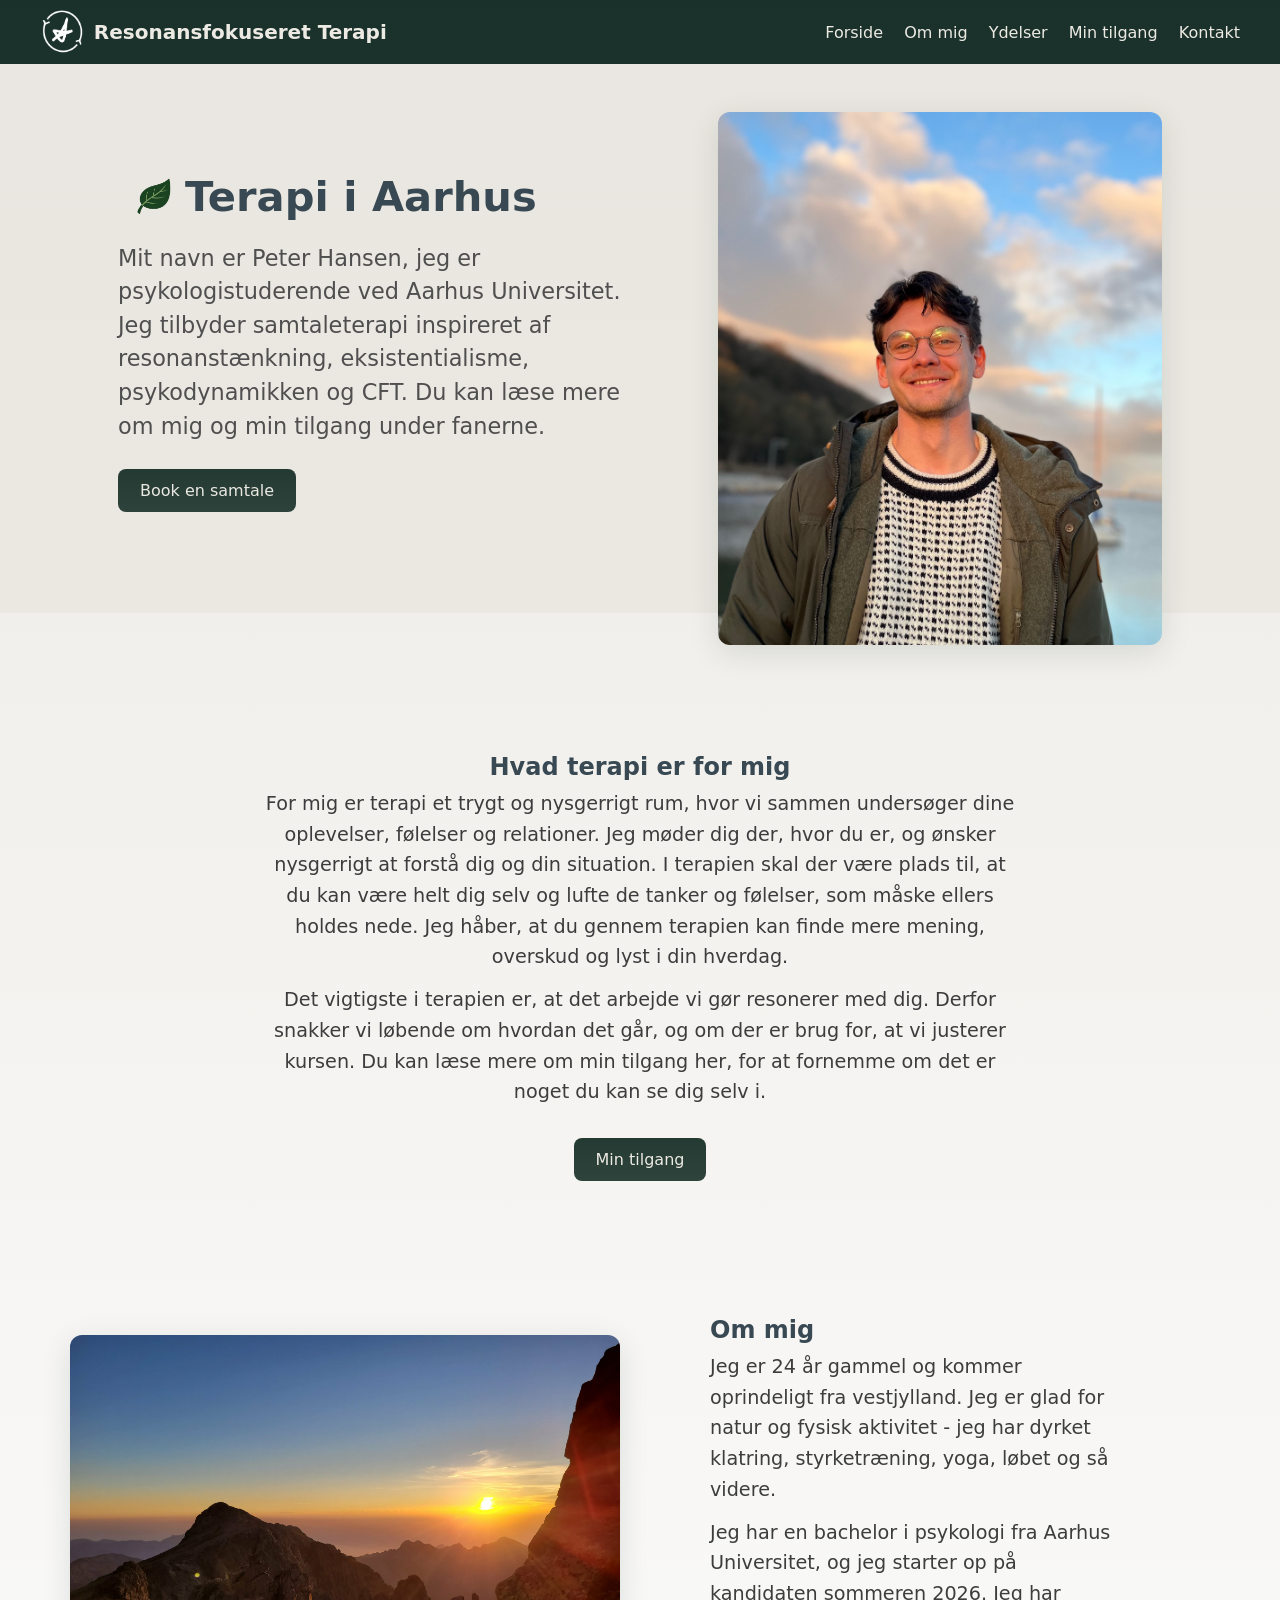
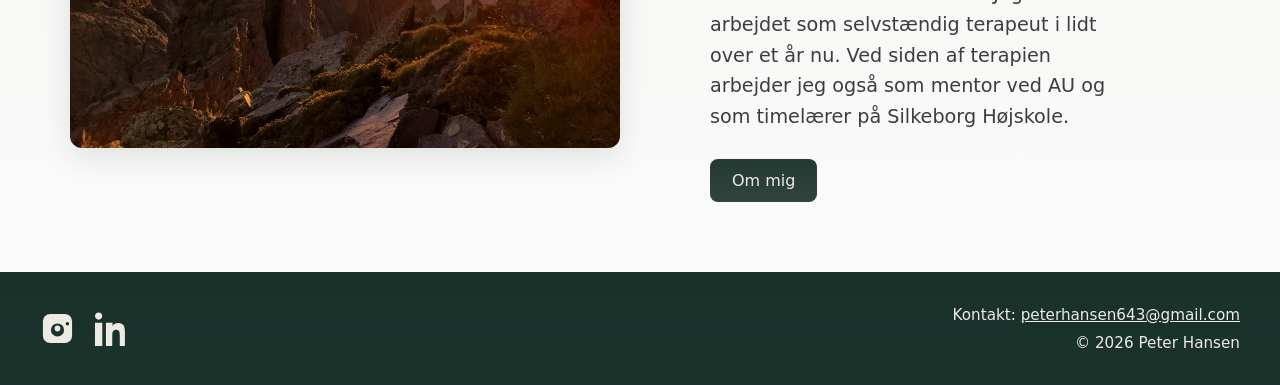
<file: Index.html>
<!DOCTYPE html>
<html lang="da">
<head>
  <meta charset="UTF-8">
  <meta name="viewport" content="width=device-width,initial-scale=1">
  <title>RFT - Aarhus</title>
  <meta name="description" content="Samtaleterapi og undervisning med fokus på nærvær, praktiske værktøjer og balance i hverdagen.">
  <meta name="keywords" content="terapi, samtaleterapi, parterapi, stress, angst, trivsel, undervisning">
  <meta name="author" content="Dit Navn">
  <link rel="canonical" href="Index.html">
  <meta property="og:title" content="Dit Navn | Terapi">
  <meta property="og:description" content="Samtaleterapi og undervisning med fokus på nærvær og konkrete værktøjer.">
  <meta property="og:type" content="website">
  <meta property="og:locale" content="da_DK">
  <meta name="twitter:card" content="summary">
  <link rel="icon" type="image/png" href="/my-favicon/favicon-96x96.png" sizes="96x96" />
  <link rel="icon" type="image/svg+xml" href="/my-favicon/favicon.svg" />
  <link rel="shortcut icon" href="/my-favicon/favicon.ico" />
  <link rel="apple-touch-icon" sizes="180x180" href="/my-favicon/apple-touch-icon.png" />
  <link rel="manifest" href="/my-favicon/site.webmanifest" />
  <link rel="stylesheet" href="style.css">
</head>
<body class="home">

  <header class="site-header">
    <div class="container header-inner">
      <a href="Index.html" class="brand" aria-label="Forside">
        <img src="images/logo.png" alt="Logo" class="site-logo">
        <h1 class="site-title">Resonansfokuseret Terapi</h1>
      </a>
      <nav class="main-nav">
        <a href="Index.html">Forside</a>
        <a href="about.html">Om mig</a>
        <a href="services.html">Ydelser</a>
        <a href="approach.html">Min tilgang</a>
        <a href="contact.html">Kontakt</a>
      </nav>
      <button class="mobile-menu-toggle" aria-label="Åben menu" aria-expanded="false">
        <span class="hamburger"></span>
      </button>
      <nav class="mobile-nav" aria-hidden="true">
        <a href="Index.html">Forside</a>
        <a href="about.html">Om mig</a>
        <a href="services.html">Ydelser</a>
        <a href="approach.html">Min tilgang</a>
        <a href="contact.html">Kontakt</a>
      </nav>
    </div>
  </header>

  <main>
    <section class="hero">
      <div class="container hero-grid">
        <div class="hero-left">
          <h2 class="with-icon">Terapi i Aarhus</h2>
          <p>Mit navn er Peter Hansen, jeg er psykologistuderende ved Aarhus Universitet. Jeg tilbyder samtaleterapi inspireret af resonanstænkning, eksistentialisme, psykodynamikken og CFT. Du kan læse mere om mig og min tilgang under fanerne.</p>
          <a href="contact.html" class="button">Book en samtale</a>
        </div>
        <div class="hero-right">
          <img src="images/profil.webp" alt="Profilbillede" loading="lazy">
        </div>
      </div>
    </section>

    <section class="therapy container">
      <h3>Hvad terapi er for mig</h3>
      <p class="desktop-only">For mig er terapi et trygt og nysgerrigt rum, hvor vi sammen undersøger dine oplevelser, følelser og relationer. Jeg møder dig der, hvor du er, og ønsker nysgerrigt at forstå dig og din situation. I terapien skal der være plads til, at du kan være helt dig selv og lufte de tanker og følelser, som måske ellers holdes nede. Jeg håber, at du gennem terapien kan finde mere mening, overskud og lyst i din hverdag.</p>
      <p class="desktop-only">Det vigtigste i terapien er, at det arbejde vi gør resonerer med dig. Derfor snakker vi løbende om hvordan det går, og om der er brug for, at vi justerer kursen. Du kan læse mere om min tilgang her, for at fornemme om det er noget du kan se dig selv i.</p>
      <p class="mobile-only">For mig er terapi et trygt og nysgerrigt rum, hvor vi sammen undersøger dine oplevelser, følelser og relationer. Jeg møder dig der, hvor du er, og ønsker nysgerrigt at forstå dig og din situation. Jeg håber, at du gennem terapien kan finde mere mening, overskud og lyst i din hverdag.</p>
      <a href="approach.html" class="button">Min tilgang</a>
    </section>

    <section class="about container about-section">
      <div class="about-grid">
        <div class="about-left">
          <img src="images/sunset.webp" alt="Om mig" loading="lazy">
        </div>
        <div class="about-right">
          <h3>Om mig</h3>
          <p>Jeg er 24 år gammel og kommer oprindeligt fra vestjylland. Jeg er glad for natur og fysisk aktivitet - jeg har dyrket klatring, styrketræning, yoga, løbet og så videre.</p>
          <p>Jeg har en bachelor i psykologi fra Aarhus Universitet, og jeg starter op på kandidaten sommeren 2026. Jeg har arbejdet som selvstændig terapeut i lidt over et år nu. Ved siden af terapien arbejder jeg også som mentor ved AU og som timelærer på Silkeborg Højskole.</p>
          <a href="about.html" class="button">Om mig</a>
        </div>
      </div>
    </section>
  </main>

  <footer class="site-footer">
    <div class="container">
      <div class="footer-left">
        <div class="footer-social">
          <a href="https://www.instagram.com/resonansfokuseret_terapi/" target="_blank" rel="noopener noreferrer" aria-label="Instagram">
            <svg viewBox="0 0 24 24" aria-hidden="true" focusable="false" xmlns="http://www.w3.org/2000/svg"><path d="M7 2h10a5 5 0 0 1 5 5v10a5 5 0 0 1-5 5H7a5 5 0 0 1-5-5V7a5 5 0 0 1 5-5zm5 6.5A4.5 4.5 0 1 0 16.5 13 4.5 4.5 0 0 0 12 8.5zm6.8-.9a1.2 1.2 0 1 0 1.2 1.2 1.2 1.2 0 0 0-1.2-1.2zM12 10a2 2 0 1 1-2 2 2 2 0 0 1 2-2z"/></svg>
          </a>
          <a href="https://www.linkedin.com/in/peter-hansen-698b96294" target="_blank" rel="noopener noreferrer" aria-label="LinkedIn">
            <svg viewBox="0 0 24 24" aria-hidden="true" focusable="false" xmlns="http://www.w3.org/2000/svg"><path d="M4.98 3.5C4.98 4.88 3.88 6 2.5 6S0 4.88 0 3.5 1.12 1 2.5 1 4.98 2.12 4.98 3.5zM0 8h5v16H0V8zm7.5 0H12v2.2h.07c.52-.98 1.8-2.01 3.7-2.01 4 0 4.74 2.63 4.74 6.05V24H17v-7.2c0-1.72-.03-3.94-2.4-3.94-2.4 0-2.76 1.87-2.76 3.8V24H7.5V8z"/></svg>
          </a>
        </div>
      </div>
      <div class="footer-right">
        <p><span class="desktop-only">Kontakt: </span><a href="mailto:peterhansen643@gmail.com">peterhansen643@gmail.com</a></p>
        <p>© 2026 Peter Hansen</p>
      </div>
    </div>
  </footer>

  <script>
    (function(){
      var header = document.querySelector('.site-header');
      if(!header) return;
      var btn = header.querySelector('.mobile-menu-toggle');
      var nav = header.querySelector('.mobile-nav');
      if(!btn || !nav) return;
      function closeNav(){
        nav.classList.remove('open');
        nav.setAttribute('aria-hidden','true');
        btn.setAttribute('aria-expanded','false');
      }

      function outsideHandler(e){
        if(!header.contains(e.target)){
          closeNav();
          document.removeEventListener('click', outsideHandler);
          document.removeEventListener('keydown', escHandler);
          window.removeEventListener('scroll', scrollHandler);
          document.removeEventListener('touchmove', scrollHandler);
        }
      }

      function escHandler(e){
        if(e.key === 'Escape'){
          closeNav();
          document.removeEventListener('click', outsideHandler);
          document.removeEventListener('keydown', escHandler);
          window.removeEventListener('scroll', scrollHandler);
          document.removeEventListener('touchmove', scrollHandler);
        }
      }

      function scrollHandler(){
        closeNav();
        document.removeEventListener('click', outsideHandler);
        document.removeEventListener('keydown', escHandler);
        window.removeEventListener('scroll', scrollHandler);
        document.removeEventListener('touchmove', scrollHandler);
      }

      btn.addEventListener('click', function(e){
        e.stopPropagation();
        var opened = nav.classList.toggle('open');
        nav.setAttribute('aria-hidden', opened ? 'false' : 'true');
        btn.setAttribute('aria-expanded', opened ? 'true' : 'false');
        if(opened){
          setTimeout(function(){
            document.addEventListener('click', outsideHandler);
            document.addEventListener('keydown', escHandler);
            window.addEventListener('scroll', scrollHandler, {passive:true});
            document.addEventListener('touchmove', scrollHandler, {passive:true});
          },0);
        } else {
          document.removeEventListener('click', outsideHandler);
          document.removeEventListener('keydown', escHandler);
          window.removeEventListener('scroll', scrollHandler);
          document.removeEventListener('touchmove', scrollHandler);
        }
      });

      nav.addEventListener('click', function(e){ e.stopPropagation(); });
    })();
  </script>

  </body>
  </html>
</file>
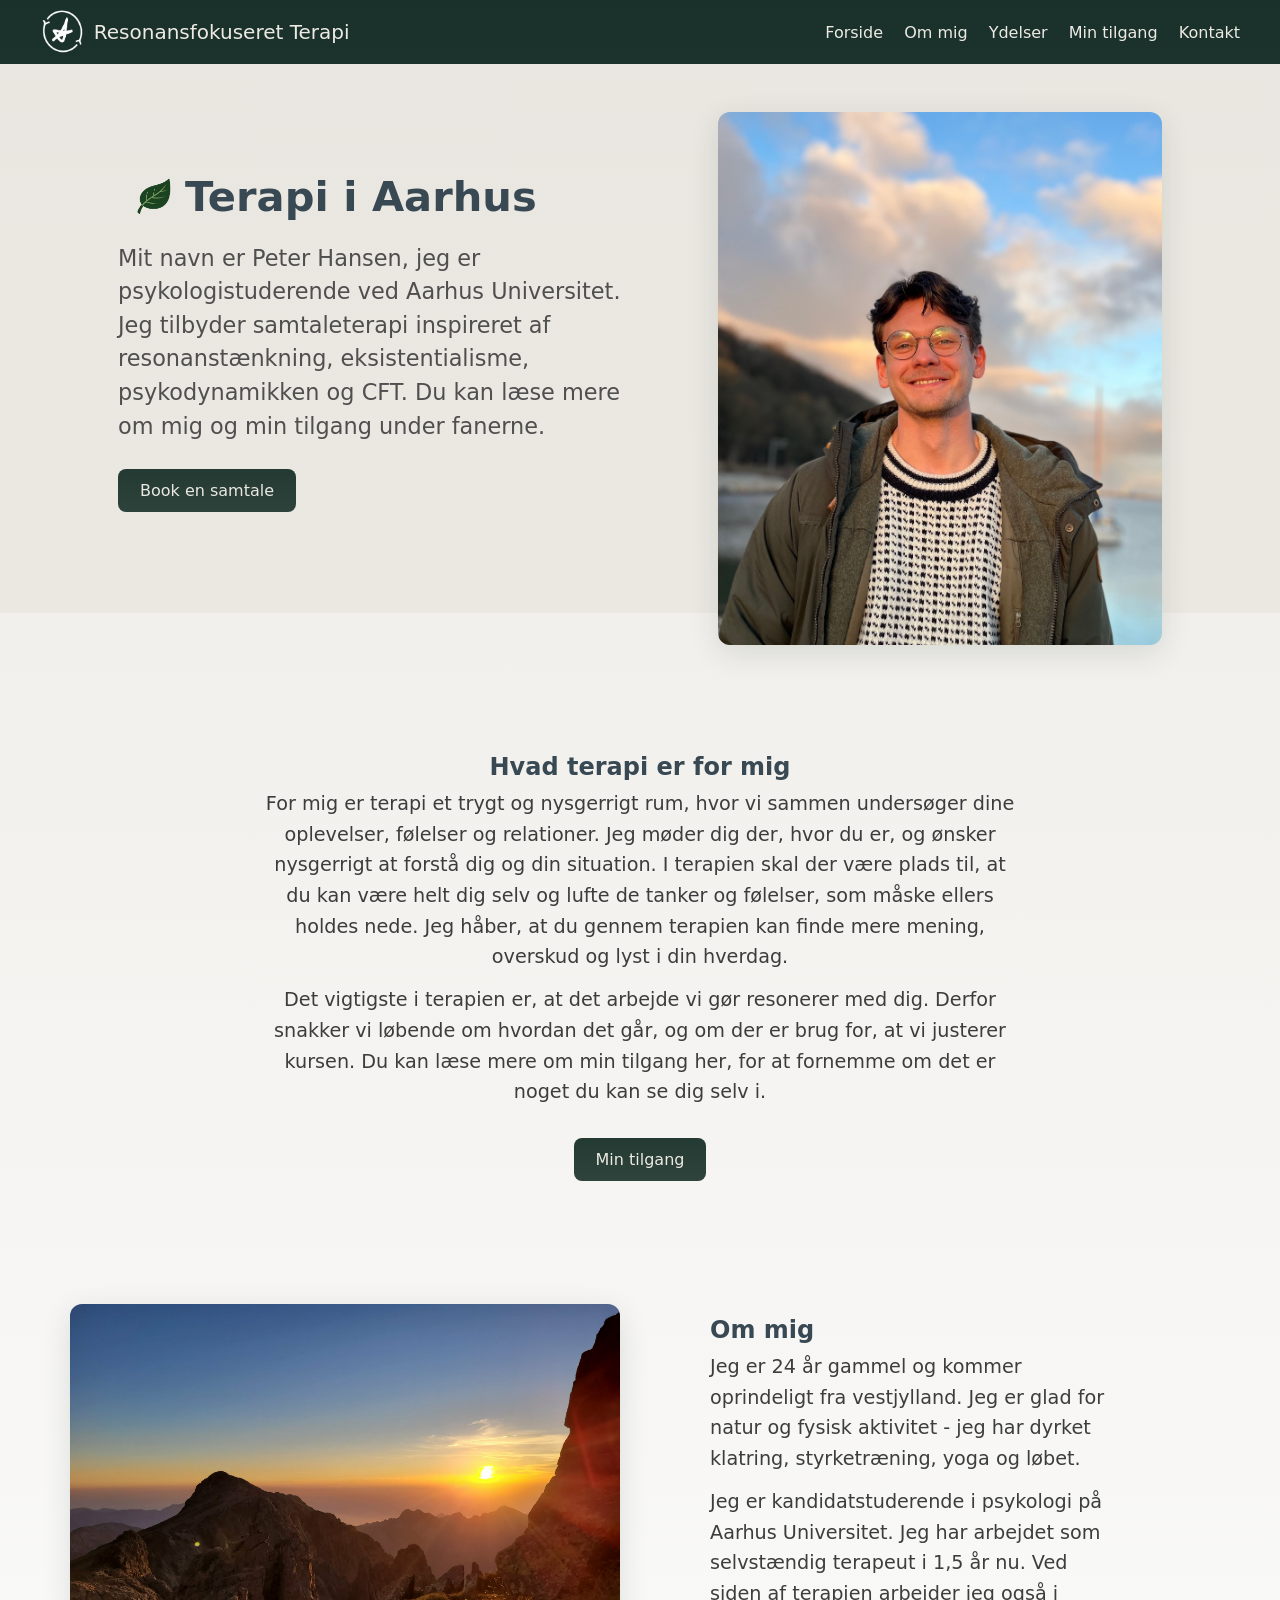
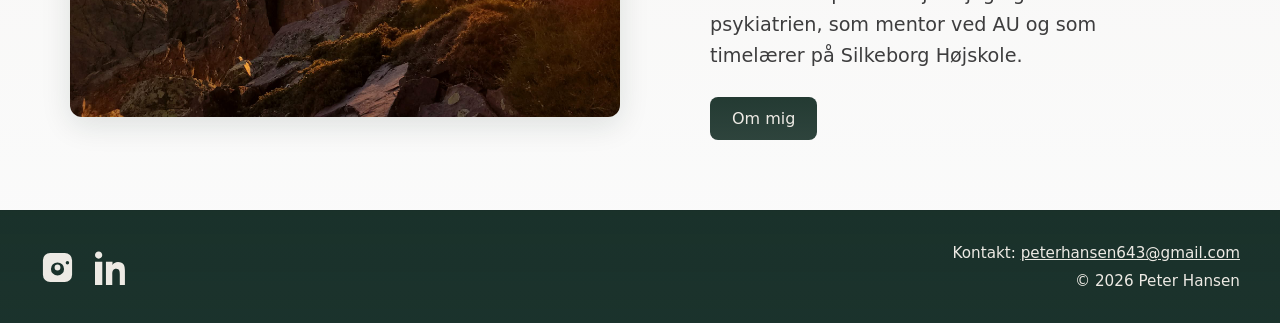
<file: index.html>
<!DOCTYPE html>
<html lang="da">
<head>
  <meta charset="UTF-8">
  <meta name="viewport" content="width=device-width,initial-scale=1">
  <title>Samtaleterapi i Aarhus | Resonansfokuseret Terapi</title>
  <meta name="description" content="Samtaleterapi og undervisning i Aarhus ved Peter Hansen. Resonansfokuseret tilgang inspireret af Hartmut Rosa, humanisme, eksistentialisme og CFT.">
  <meta name="keywords" content="samtaleterapi aarhus, terapi aarhus, resonans, hartmut rosa, humanisme, eksistentialisme, compassion fokuseret terapi, cft, undervisning psykologi">
  <meta name="author" content="Peter Hansen">
  <meta name="robots" content="index,follow,max-image-preview:large,max-snippet:-1,max-video-preview:-1">
  <meta name="theme-color" content="#183028">
  <link rel="canonical" href="https://www.resonansfokuseretterapi.dk/">
  <link rel="alternate" hreflang="da-DK" href="https://www.resonansfokuseretterapi.dk/">
  <meta property="og:title" content="Samtaleterapi i Aarhus | Resonansfokuseret Terapi">
  <meta property="og:description" content="Samtaleterapi og undervisning i Aarhus med fokus på resonans, nærvær og konkrete værktøjer.">
  <meta property="og:type" content="website">
  <meta property="og:url" content="https://www.resonansfokuseretterapi.dk/">
  <meta property="og:site_name" content="Resonansfokuseret Terapi">
  <meta property="og:locale" content="da_DK">
  <meta property="og:image" content="https://www.resonansfokuseretterapi.dk/images/profil.webp">
  <meta property="og:image:alt" content="Peter Hansen tilbyder samtaleterapi i Aarhus">
  <meta name="twitter:card" content="summary_large_image">
  <meta name="twitter:title" content="Samtaleterapi i Aarhus | Resonansfokuseret Terapi">
  <meta name="twitter:description" content="Terapi og undervisning i Aarhus inspireret af resonans, humanisme, eksistentialisme og CFT.">
  <meta name="twitter:image" content="https://www.resonansfokuseretterapi.dk/images/profil.webp">
  <link rel="icon" type="image/png" href="/my-favicon/favicon-96x96.png" sizes="96x96" />
  <link rel="icon" type="image/svg+xml" href="/my-favicon/favicon.svg" />
  <link rel="shortcut icon" href="/my-favicon/favicon.ico" />
  <link rel="apple-touch-icon" sizes="180x180" href="/my-favicon/apple-touch-icon.png" />
  <link rel="manifest" href="/my-favicon/site.webmanifest" />
  <script type="application/ld+json">
  {
    "@context": "https://schema.org",
    "@graph": [
      {
        "@type": "WebSite",
        "@id": "https://www.resonansfokuseretterapi.dk/#website",
        "url": "https://www.resonansfokuseretterapi.dk/",
        "name": "Resonansfokuseret Terapi",
        "inLanguage": "da-DK"
      },
      {
        "@type": "Person",
        "@id": "https://www.resonansfokuseretterapi.dk/#person",
        "name": "Peter Hansen",
        "jobTitle": "Psykologistuderende og terapeut",
        "url": "https://www.resonansfokuseretterapi.dk/about.html",
        "email": "mailto:peterhansen643@gmail.com",
        "telephone": "+45 50 47 98 77",
        "sameAs": [
          "https://www.instagram.com/resonansfokuseret_terapi/",
          "https://www.linkedin.com/in/peter-hansen-698b96294"
        ],
        "address": {
          "@type": "PostalAddress",
          "addressLocality": "Aarhus",
          "addressCountry": "DK"
        }
      },
      {
        "@type": "ProfessionalService",
        "@id": "https://www.resonansfokuseretterapi.dk/#practice",
        "name": "Resonansfokuseret Terapi",
        "url": "https://www.resonansfokuseretterapi.dk/",
        "description": "Samtaleterapi og undervisning i Aarhus inspireret af resonans, Hartmut Rosa, humanisme, eksistentialisme og Compassion Fokuseret Terapi.",
        "areaServed": {
          "@type": "City",
          "name": "Aarhus"
        },
        "founder": {
          "@id": "https://www.resonansfokuseretterapi.dk/#person"
        },
        "email": "mailto:peterhansen643@gmail.com",
        "telephone": "+45 50 47 98 77",
        "sameAs": [
          "https://www.instagram.com/resonansfokuseret_terapi/",
          "https://www.linkedin.com/in/peter-hansen-698b96294"
        ]
      }
    ]
  }
  </script>
  <link rel="stylesheet" href="style.css">
</head>
<body class="home">

  <header class="site-header">
    <div class="container header-inner">
      <a href="index.html" class="brand" aria-label="Forside">
        <img src="images/logo.png" alt="Resonansfokuseret Terapi logo" class="site-logo">
        <p class="site-title">Resonansfokuseret Terapi</p>
      </a>
      <nav class="main-nav">
        <a href="index.html">Forside</a>
        <a href="about.html">Om mig</a>
        <a href="services.html">Ydelser</a>
        <a href="approach.html">Min tilgang</a>
        <a href="contact.html">Kontakt</a>
      </nav>
      <button class="mobile-menu-toggle" aria-label="Åben menu" aria-expanded="false">
        <span class="hamburger"></span>
      </button>
      <nav class="mobile-nav" aria-hidden="true">
        <a href="index.html">Forside</a>
        <a href="about.html">Om mig</a>
        <a href="services.html">Ydelser</a>
        <a href="approach.html">Min tilgang</a>
        <a href="contact.html">Kontakt</a>
      </nav>
    </div>
  </header>

  <main>
    <section class="hero">
      <div class="container hero-grid">
        <div class="hero-left">
          <h1 class="with-icon">Terapi i Aarhus</h1>
          <p>Mit navn er Peter Hansen, jeg er psykologistuderende ved Aarhus Universitet. Jeg tilbyder samtaleterapi inspireret af resonanstænkning, eksistentialisme, psykodynamikken og CFT. Du kan læse mere om mig og min tilgang under fanerne.</p>
          <a href="contact.html" class="button">Book en samtale</a>
        </div>
        <div class="hero-right">
          <img src="images/profil-hero.jpg" alt="Peter Hansen, terapeut og psykologistuderende i Aarhus" loading="lazy">
        </div>
      </div>
    </section>

    <section class="therapy container">
      <h2>Hvad terapi er for mig</h2>
      <p class="desktop-only">For mig er terapi et trygt og nysgerrigt rum, hvor vi sammen undersøger dine oplevelser, følelser og relationer. Jeg møder dig der, hvor du er, og ønsker nysgerrigt at forstå dig og din situation. I terapien skal der være plads til, at du kan være helt dig selv og lufte de tanker og følelser, som måske ellers holdes nede. Jeg håber, at du gennem terapien kan finde mere mening, overskud og lyst i din hverdag.</p>
      <p class="desktop-only">Det vigtigste i terapien er, at det arbejde vi gør resonerer med dig. Derfor snakker vi løbende om hvordan det går, og om der er brug for, at vi justerer kursen. Du kan læse mere om min tilgang her, for at fornemme om det er noget du kan se dig selv i.</p>
      <p class="mobile-only">For mig er terapi et trygt og nysgerrigt rum, hvor vi sammen undersøger dine oplevelser, følelser og relationer. Jeg møder dig der, hvor du er, og ønsker nysgerrigt at forstå dig og din situation. Jeg håber, at du gennem terapien kan finde mere mening, overskud og lyst i din hverdag.</p>
      <a href="approach.html" class="button">Min tilgang</a>
    </section>

    <section class="about container about-section">
      <div class="about-grid">
        <div class="about-left">
          <img src="images/sunset.webp" alt="Naturmotiv der afspejler ro, nærvær og refleksion" loading="lazy">
        </div>
        <div class="about-right">
          <h2>Om mig</h2>
          <p>Jeg er 24 år gammel og kommer oprindeligt fra vestjylland. Jeg er glad for natur og fysisk aktivitet - jeg har dyrket klatring, styrketræning, yoga og løbet.</p>
          <p>Jeg er kandidatstuderende i psykologi på Aarhus Universitet. Jeg har arbejdet som selvstændig terapeut i 1,5 år nu. Ved siden af terapien arbejder jeg også i psykiatrien, som mentor ved AU og som timelærer på Silkeborg Højskole.</p>
          <a href="about.html" class="button">Om mig</a>
        </div>
      </div>
    </section>
  </main>

  <footer class="site-footer">
    <div class="container">
      <div class="footer-left">
        <div class="footer-social">
          <a href="https://www.instagram.com/resonansfokuseret_terapi/" target="_blank" rel="noopener noreferrer" aria-label="Instagram">
            <svg viewBox="0 0 24 24" aria-hidden="true" focusable="false" xmlns="http://www.w3.org/2000/svg"><path d="M7 2h10a5 5 0 0 1 5 5v10a5 5 0 0 1-5 5H7a5 5 0 0 1-5-5V7a5 5 0 0 1 5-5zm5 6.5A4.5 4.5 0 1 0 16.5 13 4.5 4.5 0 0 0 12 8.5zm6.8-.9a1.2 1.2 0 1 0 1.2 1.2 1.2 1.2 0 0 0-1.2-1.2zM12 10a2 2 0 1 1-2 2 2 2 0 0 1 2-2z"/></svg>
          </a>
          <a href="https://www.linkedin.com/in/peter-hansen-698b96294" target="_blank" rel="noopener noreferrer" aria-label="LinkedIn">
            <svg viewBox="0 0 24 24" aria-hidden="true" focusable="false" xmlns="http://www.w3.org/2000/svg"><path d="M4.98 3.5C4.98 4.88 3.88 6 2.5 6S0 4.88 0 3.5 1.12 1 2.5 1 4.98 2.12 4.98 3.5zM0 8h5v16H0V8zm7.5 0H12v2.2h.07c.52-.98 1.8-2.01 3.7-2.01 4 0 4.74 2.63 4.74 6.05V24H17v-7.2c0-1.72-.03-3.94-2.4-3.94-2.4 0-2.76 1.87-2.76 3.8V24H7.5V8z"/></svg>
          </a>
        </div>
      </div>
      <div class="footer-right">
        <p><span class="desktop-only">Kontakt: </span><a href="mailto:peterhansen643@gmail.com">peterhansen643@gmail.com</a></p>
        <p>© 2026 Peter Hansen</p>
      </div>
    </div>
  </footer>

  <script>
    (function(){
      var header = document.querySelector('.site-header');
      if(!header) return;
      var btn = header.querySelector('.mobile-menu-toggle');
      var nav = header.querySelector('.mobile-nav');
      if(!btn || !nav) return;
      function closeNav(){
        nav.classList.remove('open');
        nav.setAttribute('aria-hidden','true');
        btn.setAttribute('aria-expanded','false');
      }

      function outsideHandler(e){
        if(!header.contains(e.target)){
          closeNav();
          document.removeEventListener('click', outsideHandler);
          document.removeEventListener('keydown', escHandler);
          window.removeEventListener('scroll', scrollHandler);
          document.removeEventListener('touchmove', scrollHandler);
        }
      }

      function escHandler(e){
        if(e.key === 'Escape'){
          closeNav();
          document.removeEventListener('click', outsideHandler);
          document.removeEventListener('keydown', escHandler);
          window.removeEventListener('scroll', scrollHandler);
          document.removeEventListener('touchmove', scrollHandler);
        }
      }

      function scrollHandler(){
        closeNav();
        document.removeEventListener('click', outsideHandler);
        document.removeEventListener('keydown', escHandler);
        window.removeEventListener('scroll', scrollHandler);
        document.removeEventListener('touchmove', scrollHandler);
      }

      btn.addEventListener('click', function(e){
        e.stopPropagation();
        var opened = nav.classList.toggle('open');
        nav.setAttribute('aria-hidden', opened ? 'false' : 'true');
        btn.setAttribute('aria-expanded', opened ? 'true' : 'false');
        if(opened){
          setTimeout(function(){
            document.addEventListener('click', outsideHandler);
            document.addEventListener('keydown', escHandler);
            window.addEventListener('scroll', scrollHandler, {passive:true});
            document.addEventListener('touchmove', scrollHandler, {passive:true});
          },0);
        } else {
          document.removeEventListener('click', outsideHandler);
          document.removeEventListener('keydown', escHandler);
          window.removeEventListener('scroll', scrollHandler);
          document.removeEventListener('touchmove', scrollHandler);
        }
      });

      nav.addEventListener('click', function(e){ e.stopPropagation(); });
    })();
  </script>

  </body>
  </html>
</file>
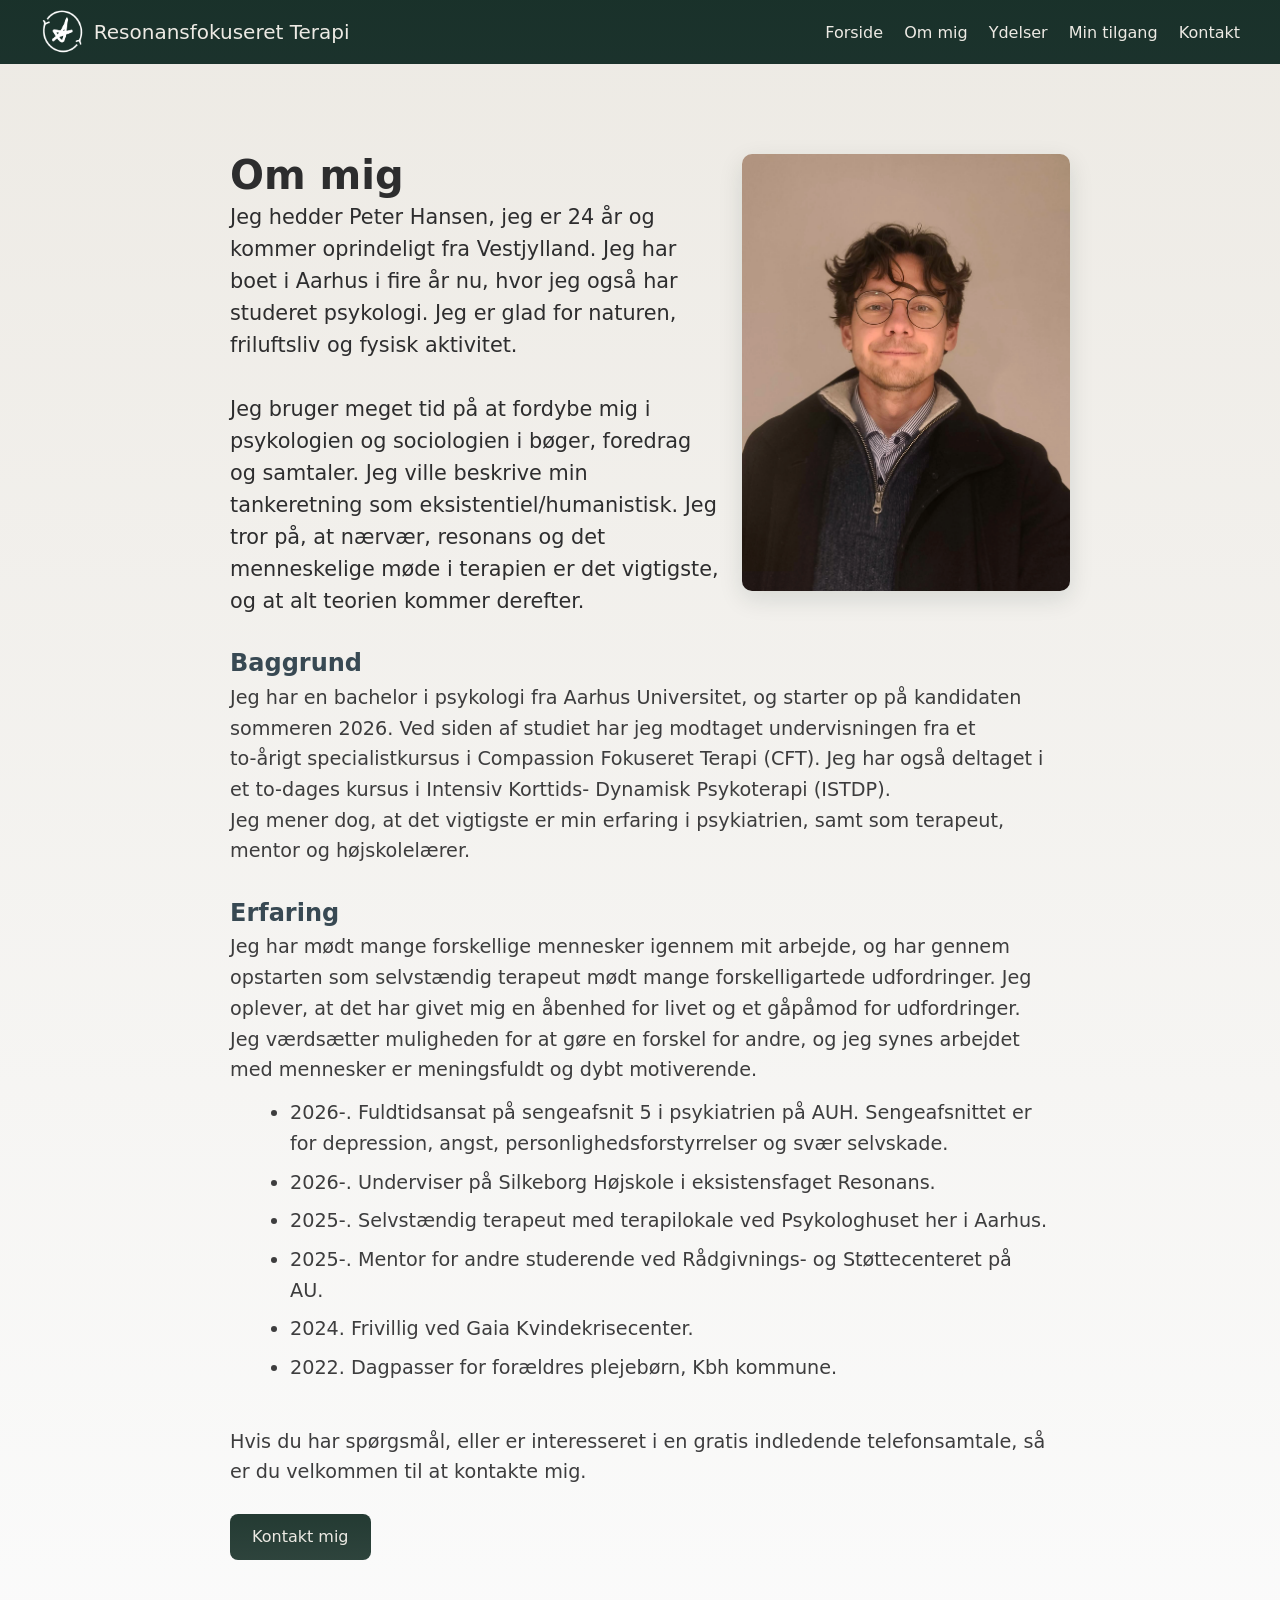
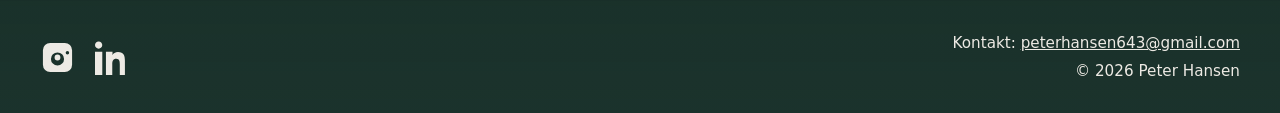
<file: about.html>
<!DOCTYPE html>
<html lang="da">
<head>
  <meta charset="utf-8">
  <meta name="viewport" content="width=device-width,initial-scale=1">
  <title>Om Peter Hansen | Terapi og undervisning i Aarhus</title>
  <meta name="description" content="Læs om Peter Hansen, psykologistuderende ved Aarhus Universitet, og baggrunden for resonansfokuseret terapi og undervisning.">
  <meta name="keywords" content="peter hansen terapeut, psykologistuderende aarhus, om terapeut, resonansfokuseret terapi, humanistisk terapi">
  <meta name="author" content="Peter Hansen">
  <meta name="robots" content="index,follow,max-image-preview:large,max-snippet:-1,max-video-preview:-1">
  <meta name="theme-color" content="#183028">
  <link rel="canonical" href="https://www.resonansfokuseretterapi.dk/about.html">
  <link rel="alternate" hreflang="da-DK" href="https://www.resonansfokuseretterapi.dk/about.html">
  <meta property="og:title" content="Om Peter Hansen | Terapi og undervisning i Aarhus">
  <meta property="og:description" content="Lær mere om min baggrund, tilgang og hvordan jeg arbejder med terapi og undervisning.">
  <meta property="og:type" content="profile">
  <meta property="og:url" content="https://www.resonansfokuseretterapi.dk/about.html">
  <meta property="og:site_name" content="Resonansfokuseret Terapi">
  <meta property="og:locale" content="da_DK">
  <meta property="og:image" content="https://www.resonansfokuseretterapi.dk/images/profil2.webp">
  <meta property="og:image:alt" content="Peter Hansen, psykologistuderende og terapeut i Aarhus">
  <meta name="twitter:card" content="summary_large_image">
  <meta name="twitter:title" content="Om Peter Hansen | Terapi og undervisning i Aarhus">
  <meta name="twitter:description" content="Baggrund, erfaring og terapeutisk ståsted med fokus på resonans, humanisme og nærvær.">
  <meta name="twitter:image" content="https://www.resonansfokuseretterapi.dk/images/profil2.webp">
  <link rel="icon" type="image/png" href="/my-favicon/favicon-96x96.png" sizes="96x96" />
  <link rel="icon" type="image/svg+xml" href="/my-favicon/favicon.svg" />
  <link rel="shortcut icon" href="/my-favicon/favicon.ico" />
  <link rel="apple-touch-icon" sizes="180x180" href="/my-favicon/apple-touch-icon.png" />
  <link rel="manifest" href="/my-favicon/site.webmanifest" />
  <script type="application/ld+json">
  {
    "@context": "https://schema.org",
    "@graph": [
      {
        "@type": "AboutPage",
        "@id": "https://www.resonansfokuseretterapi.dk/about.html#webpage",
        "url": "https://www.resonansfokuseretterapi.dk/about.html",
        "name": "Om Peter Hansen",
        "description": "Baggrund og faglig profil for Peter Hansen.",
        "inLanguage": "da-DK",
        "isPartOf": {
          "@id": "https://www.resonansfokuseretterapi.dk/#website"
        }
      },
      {
        "@type": "Person",
        "@id": "https://www.resonansfokuseretterapi.dk/#person",
        "name": "Peter Hansen",
        "jobTitle": "Psykologistuderende og terapeut",
        "address": {
          "@type": "PostalAddress",
          "addressLocality": "Aarhus",
          "addressCountry": "DK"
        },
        "email": "mailto:peterhansen643@gmail.com",
        "telephone": "+45 50 47 98 77",
        "sameAs": [
          "https://www.instagram.com/resonansfokuseret_terapi/",
          "https://www.linkedin.com/in/peter-hansen-698b96294"
        ]
      }
    ]
  }
  </script>
  <link rel="stylesheet" href="style.css">
</head>
<body>

  <header class="site-header">
    <div class="container header-inner">
      <a href="index.html" class="brand" aria-label="Forside">
        <img src="images/logo.png" alt="Resonansfokuseret Terapi logo" class="site-logo">
        <p class="site-title">Resonansfokuseret Terapi</p>
      </a>
      <nav class="main-nav">
        <a href="index.html">Forside</a>
        <a href="about.html">Om mig</a>
        <a href="services.html">Ydelser</a>
        <a href="approach.html">Min tilgang</a>
        <a href="contact.html">Kontakt</a>
      </nav>
      <button class="mobile-menu-toggle" aria-label="Åben menu" aria-expanded="false">
        <span class="hamburger"></span>
      </button>
      <nav class="mobile-nav" aria-hidden="true">
        <a href="index.html">Forside</a>
        <a href="about.html">Om mig</a>
        <a href="services.html">Ydelser</a>
        <a href="approach.html">Min tilgang</a>
        <a href="contact.html">Kontakt</a>
      </nav>
    </div>
  </header>

  <main>
    <section class="container about-page" style="padding:40px 0;max-width:820px">
      <div class="about-intro">
        <div class="about-text">
          <h1>Om mig</h1>
          <p class="intro-p desktop-only">Jeg hedder Peter Hansen, jeg er 24 år og kommer oprindeligt fra Vestjylland. Jeg har boet i Aarhus i fire år nu, hvor jeg også har studeret psykologi. Jeg er glad for naturen, friluftsliv og fysisk aktivitet. <br><br>Jeg bruger meget tid på at fordybe mig i psykologien og sociologien i bøger, foredrag og samtaler. Jeg ville beskrive min tankeretning som eksistentiel/humanistisk. Jeg tror på, at nærvær, resonans og det menneskelige møde i terapien er det vigtigste, og at alt teorien kommer derefter.</p>
          <p class="intro-p mobile-only">Jeg hedder Peter Hansen, jeg er 24 år og kommer oprindeligt fra Vestjylland. Jeg har boet i Aarhus i fire år nu, hvor jeg også har studeret psykologi. Jeg er glad for naturen, friluftsliv og fysisk aktivitet.</p>
        </div>
        <div class="about-photo">
          <img src="images/profil2.webp" alt="Peter Hansen i naturlige omgivelser" loading="lazy">
        </div>
      </div>

      <h2>Baggrund</h2>
      <p>Jeg har en bachelor i psykologi fra Aarhus Universitet, og starter op på kandidaten sommeren 2026. Ved siden af studiet har jeg modtaget undervisningen fra et to-årigt specialistkursus i Compassion Fokuseret Terapi (CFT). Jeg har også deltaget i et to-dages kursus i Intensiv Korttids- Dynamisk Psykoterapi (ISTDP). <br> Jeg mener dog, at det vigtigste er min erfaring i psykiatrien, samt som terapeut, mentor og højskolelærer.  </p>

      <h2>Erfaring</h2>
      <p>Jeg har mødt mange forskellige mennesker igennem mit arbejde, og har gennem opstarten som selvstændig terapeut mødt mange forskelligartede udfordringer. Jeg oplever, at det har givet mig en åbenhed for livet og et gåpåmod for udfordringer. Jeg værdsætter muligheden for at gøre en forskel for andre, og jeg synes arbejdet med mennesker er meningsfuldt og dybt motiverende. </p>
      <ul>
        <li>2026-. Fuldtidsansat på sengeafsnit 5 i psykiatrien på AUH. Sengeafsnittet er for depression, angst, personlighedsforstyrrelser og svær selvskade.</li>
        <li>2026-. Underviser på Silkeborg Højskole i eksistensfaget Resonans.</li>
        <li>2025-. Selvstændig terapeut med terapilokale ved Psykologhuset her i Aarhus.</li>
        <li>2025-. Mentor for andre studerende ved Rådgivnings- og Støttecenteret på AU.</li>
        <li>2024. Frivillig ved Gaia Kvindekrisecenter.</li>
        <li>2022. Dagpasser for forældres plejebørn, Kbh kommune.</li>
      </ul>
      <p><br>Hvis du har spørgsmål, eller er interesseret i en gratis indledende telefonsamtale, så er du velkommen til at kontakte mig.</p>
      <a href="contact.html" class="button">Kontakt mig</a>

    </section>
  </main>

  <footer class="site-footer">
    <div class="container">
      <div class="footer-left">
        <div class="footer-social">
          <a href="https://www.instagram.com/resonansfokuseret_terapi/" target="_blank" rel="noopener noreferrer" aria-label="Instagram">
            <svg viewBox="0 0 24 24" aria-hidden="true" focusable="false" xmlns="http://www.w3.org/2000/svg"><path d="M7 2h10a5 5 0 0 1 5 5v10a5 5 0 0 1-5 5H7a5 5 0 0 1-5-5V7a5 5 0 0 1 5-5zm5 6.5A4.5 4.5 0 1 0 16.5 13 4.5 4.5 0 0 0 12 8.5zm6.8-.9a1.2 1.2 0 1 0 1.2 1.2 1.2 1.2 0 0 0-1.2-1.2zM12 10a2 2 0 1 1-2 2 2 2 0 0 1 2-2z"/></svg>
          </a>
          <a href="https://www.linkedin.com/in/peter-hansen-698b96294" target="_blank" rel="noopener noreferrer" aria-label="LinkedIn">
            <svg viewBox="0 0 24 24" aria-hidden="true" focusable="false" xmlns="http://www.w3.org/2000/svg"><path d="M4.98 3.5C4.98 4.88 3.88 6 2.5 6S0 4.88 0 3.5 1.12 1 2.5 1 4.98 2.12 4.98 3.5zM0 8h5v16H0V8zm7.5 0H12v2.2h.07c.52-.98 1.8-2.01 3.7-2.01 4 0 4.74 2.63 4.74 6.05V24H17v-7.2c0-1.72-.03-3.94-2.4-3.94-2.4 0-2.76 1.87-2.76 3.8V24H7.5V8z"/></svg>
          </a>
        </div>
      </div>
      <div class="footer-right">
        <p><span class="desktop-only">Kontakt: </span><a href="mailto:peterhansen643@gmail.com">peterhansen643@gmail.com</a></p>
        <p>© 2026 Peter Hansen</p>
      </div>
    </div>
  </footer>

<script>
  (function(){
    var header = document.querySelector('.site-header');
    if(!header) return;
    var btn = header.querySelector('.mobile-menu-toggle');
    var nav = header.querySelector('.mobile-nav');
    if(!btn || !nav) return;
    function closeNav(){
      nav.classList.remove('open');
      nav.setAttribute('aria-hidden','true');
      btn.setAttribute('aria-expanded','false');
    }

    function outsideHandler(e){
      if(!header.contains(e.target)){
        closeNav();
        document.removeEventListener('click', outsideHandler);
        document.removeEventListener('keydown', escHandler);
        window.removeEventListener('scroll', scrollHandler);
        document.removeEventListener('touchmove', scrollHandler);
      }
    }

    function escHandler(e){
      if(e.key === 'Escape'){
        closeNav();
        document.removeEventListener('click', outsideHandler);
        document.removeEventListener('keydown', escHandler);
        window.removeEventListener('scroll', scrollHandler);
        document.removeEventListener('touchmove', scrollHandler);
      }
    }

    function scrollHandler(){
      closeNav();
      document.removeEventListener('click', outsideHandler);
      document.removeEventListener('keydown', escHandler);
      window.removeEventListener('scroll', scrollHandler);
      document.removeEventListener('touchmove', scrollHandler);
    }

    btn.addEventListener('click', function(e){
      e.stopPropagation();
      var opened = nav.classList.toggle('open');
      nav.setAttribute('aria-hidden', opened ? 'false' : 'true');
      btn.setAttribute('aria-expanded', opened ? 'true' : 'false');
      if(opened){
        setTimeout(function(){
          document.addEventListener('click', outsideHandler);
          document.addEventListener('keydown', escHandler);
          window.addEventListener('scroll', scrollHandler, {passive:true});
          document.addEventListener('touchmove', scrollHandler, {passive:true});
        },0);
      } else {
        document.removeEventListener('click', outsideHandler);
        document.removeEventListener('keydown', escHandler);
        window.removeEventListener('scroll', scrollHandler);
        document.removeEventListener('touchmove', scrollHandler);
      }
    });

    nav.addEventListener('click', function(e){ e.stopPropagation(); });
  })();
</script>

</body>
</html>
</file>
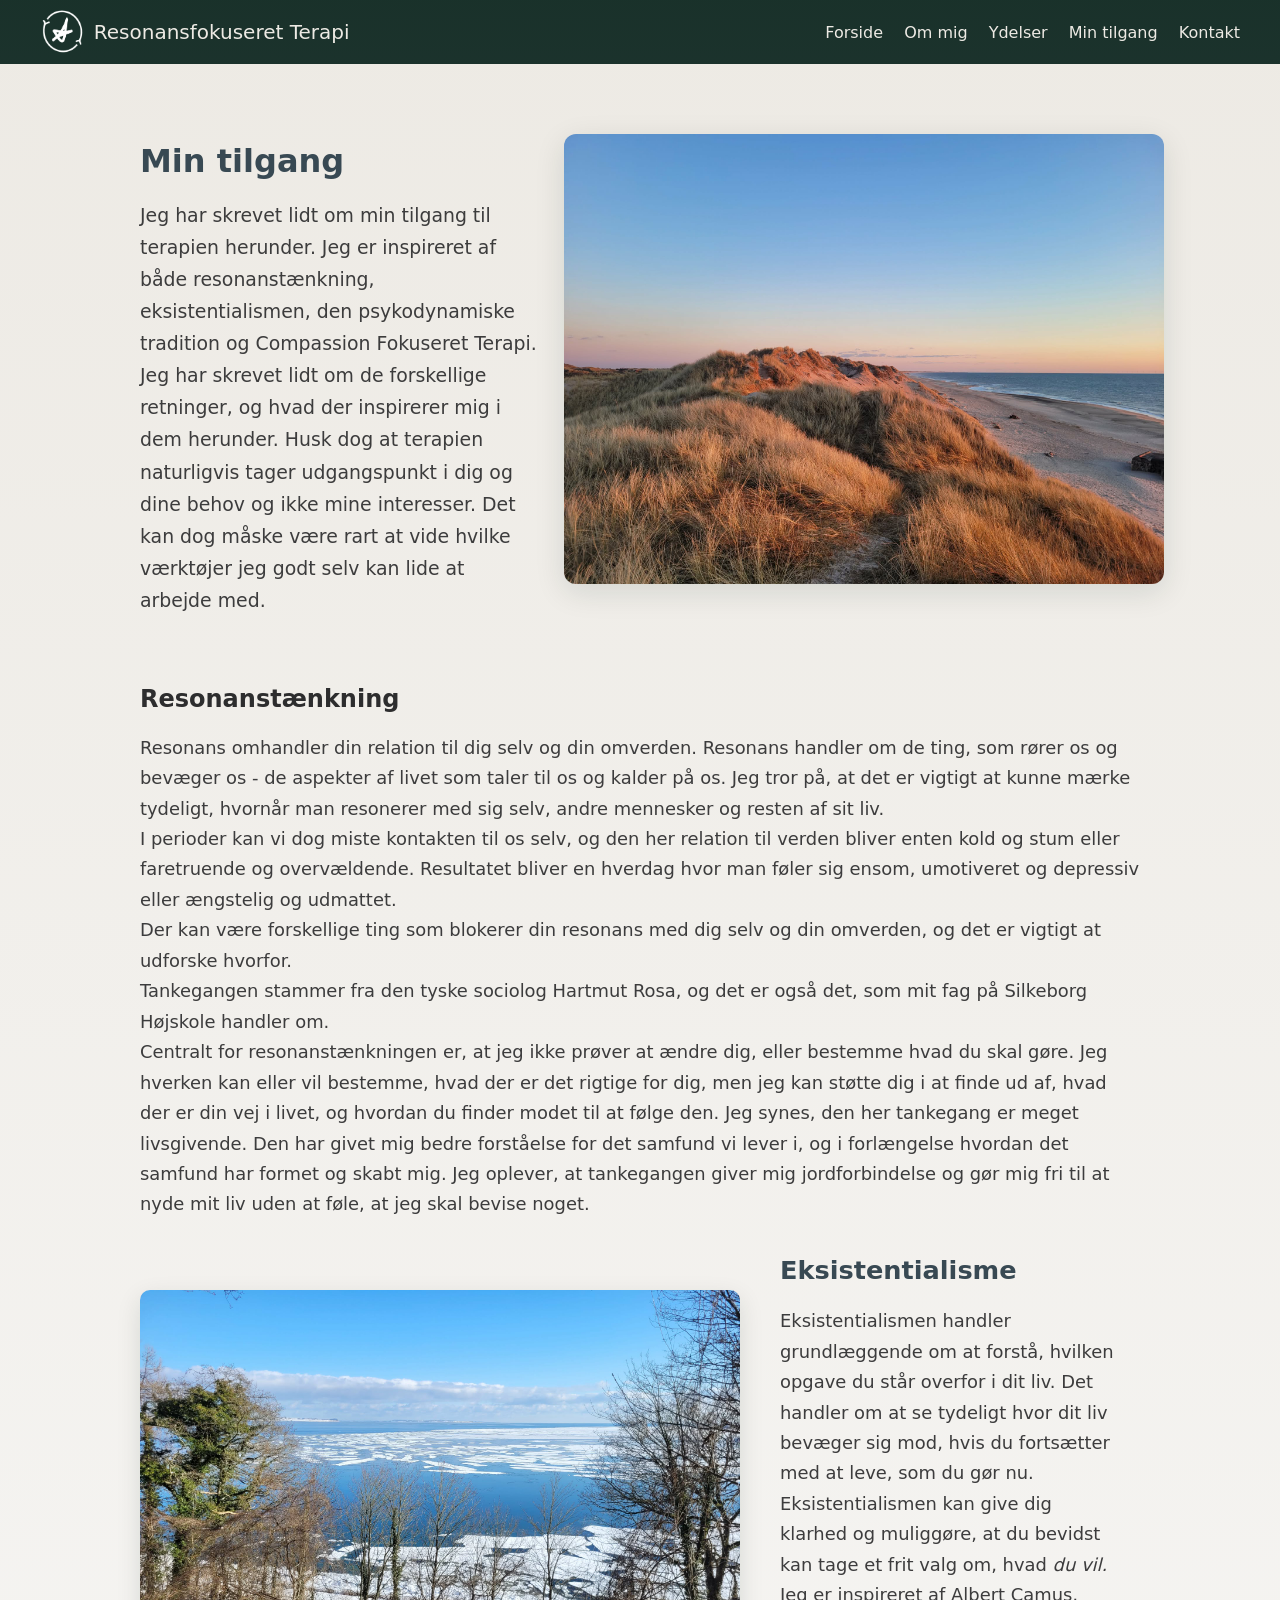
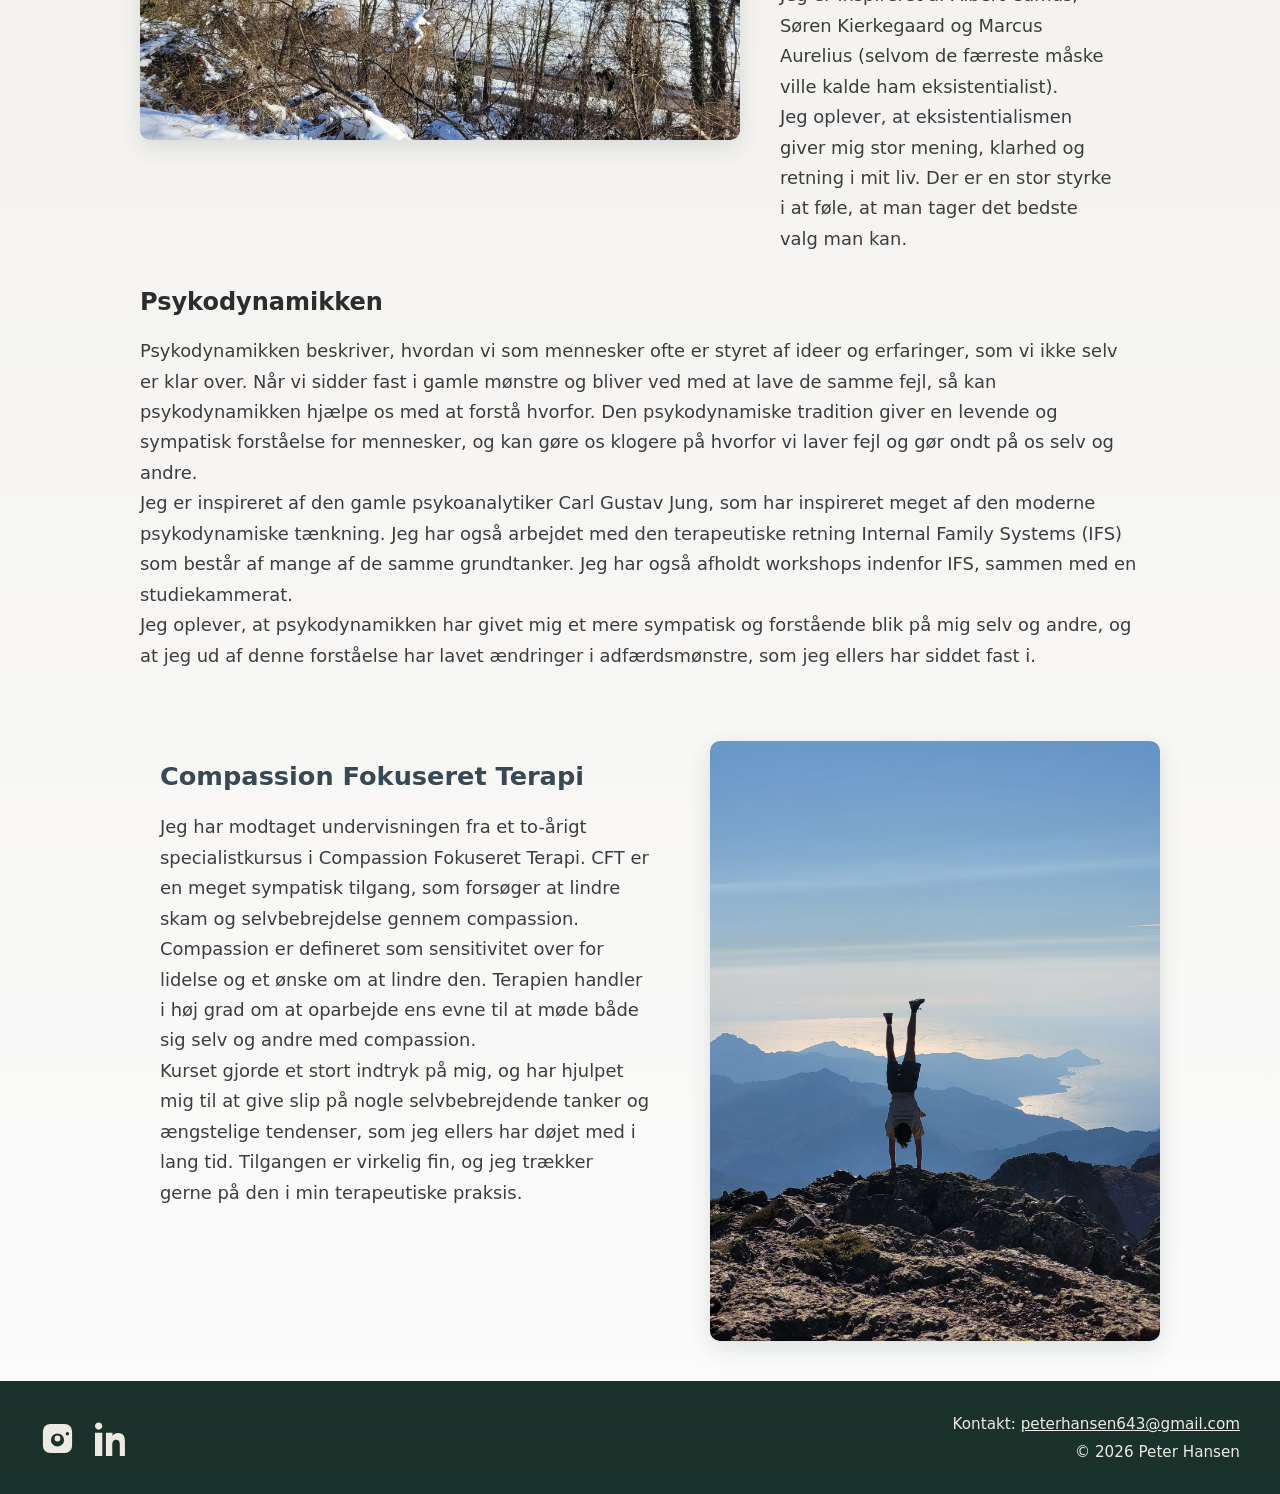
<file: approach.html>
<!DOCTYPE html>
<html lang="da">
<head>
  <meta charset="utf-8">
  <meta name="viewport" content="width=device-width,initial-scale=1">
  <title>Min tilgang | Resonans, humanisme, eksistentialisme og CFT</title>
  <meta name="description" content="Min terapeutiske tilgang er inspireret af resonans (Hartmut Rosa), humanisme, eksistentialisme, psykodynamik og Compassion Fokuseret Terapi (CFT).">
  <meta name="keywords" content="resonans hartmut rosa, humanistisk terapi, eksistentialisme terapi, psykodynamik, compassion fokuseret terapi, cft aarhus">
  <meta name="author" content="Peter Hansen">
  <meta name="robots" content="index,follow,max-image-preview:large,max-snippet:-1,max-video-preview:-1">
  <meta name="theme-color" content="#183028">
  <link rel="canonical" href="https://www.resonansfokuseretterapi.dk/approach.html">
  <link rel="alternate" hreflang="da-DK" href="https://www.resonansfokuseretterapi.dk/approach.html">
  <meta property="og:title" content="Min tilgang | Resonans, humanisme, eksistentialisme og CFT">
  <meta property="og:description" content="Læs om de terapeutiske retninger, der inspirerer mit arbejde i Aarhus.">
  <meta property="og:type" content="article">
  <meta property="og:url" content="https://www.resonansfokuseretterapi.dk/approach.html">
  <meta property="og:site_name" content="Resonansfokuseret Terapi">
  <meta property="og:locale" content="da_DK">
  <meta property="og:image" content="https://www.resonansfokuseretterapi.dk/images/approach.webp">
  <meta property="og:image:alt" content="Naturmotiv som symbol på terapeutisk fordybelse og resonans">
  <meta name="twitter:card" content="summary_large_image">
  <meta name="twitter:title" content="Min tilgang | Resonans, humanisme, eksistentialisme og CFT">
  <meta name="twitter:description" content="Resonanstænkning, eksistentialisme, psykodynamik og Compassion Fokuseret Terapi i praksis.">
  <meta name="twitter:image" content="https://www.resonansfokuseretterapi.dk/images/approach.webp">
  <link rel="icon" type="image/png" href="/my-favicon/favicon-96x96.png" sizes="96x96" />
  <link rel="icon" type="image/svg+xml" href="/my-favicon/favicon.svg" />
  <link rel="shortcut icon" href="/my-favicon/favicon.ico" />
  <link rel="apple-touch-icon" sizes="180x180" href="/my-favicon/apple-touch-icon.png" />
  <link rel="manifest" href="/my-favicon/site.webmanifest" />
  <script type="application/ld+json">
  {
    "@context": "https://schema.org",
    "@type": "Article",
    "@id": "https://www.resonansfokuseretterapi.dk/approach.html#article",
    "headline": "Min terapeutiske tilgang",
    "description": "Terapeutisk tilgang inspireret af resonans, humanisme, eksistentialisme, psykodynamik og CFT.",
    "author": {
      "@type": "Person",
      "name": "Peter Hansen"
    },
    "publisher": {
      "@type": "Organization",
      "name": "Resonansfokuseret Terapi",
      "url": "https://www.resonansfokuseretterapi.dk/"
    },
    "mainEntityOfPage": "https://www.resonansfokuseretterapi.dk/approach.html",
    "inLanguage": "da-DK"
  }
  </script>
  <link rel="stylesheet" href="style.css">
</head>
<body>

  <header class="site-header">
    <div class="container header-inner">
      <a href="index.html" class="brand" aria-label="Forside">
        <img src="images/logo.png" alt="Resonansfokuseret Terapi logo" class="site-logo">
        <p class="site-title">Resonansfokuseret Terapi</p>
      </a>
      <nav class="main-nav">
        <a href="index.html">Forside</a>
        <a href="about.html">Om mig</a>
        <a href="services.html">Ydelser</a>
        <a href="approach.html">Min tilgang</a>
        <a href="contact.html">Kontakt</a>
      </nav>
      <button class="mobile-menu-toggle" aria-label="Åben menu" aria-expanded="false">
        <span class="hamburger"></span>
      </button>
      <nav class="mobile-nav" aria-hidden="true">
        <a href="index.html">Forside</a>
        <a href="about.html">Om mig</a>
        <a href="services.html">Ydelser</a>
        <a href="approach.html">Min tilgang</a>
        <a href="contact.html">Kontakt</a>
      </nav>
    </div>
  </header>

  <main>
    <section class="container approach-page" style="padding:40px 0;">
      <div class="approach-intro">
        <div class="approach-text">
          <h1>Min tilgang</h1>
          <p>Jeg har skrevet lidt om min tilgang til terapien herunder. Jeg er inspireret af både resonanstænkning, eksistentialismen, den psykodynamiske tradition og Compassion Fokuseret Terapi. Jeg har skrevet lidt om de forskellige retninger, og hvad der inspirerer mig i dem herunder. Husk dog at terapien naturligvis tager udgangspunkt i dig og dine behov og ikke mine interesser. Det kan dog måske være rart at vide hvilke værktøjer jeg godt selv kan lide at arbejde med.</p>
        </div>
        <div class="approach-photo">
          <img src="images/approach.webp" alt="Skovmotiv som symbol på resonans og terapeutisk nærvær" loading="lazy">
        </div>
      </div>

      <div class="approach-body">
        <h2>Resonanstænkning</h2>
        <p>Resonans omhandler din relation til dig selv og din omverden. Resonans handler om de ting, som rører os og bevæger os - de aspekter af livet som taler til os og kalder på os. Jeg tror på, at det er vigtigt at kunne mærke tydeligt, hvornår man resonerer med sig selv, andre mennesker og resten af sit liv. <br>I perioder kan vi dog miste kontakten til os selv, og den her relation til verden bliver enten kold og stum eller faretruende og overvældende. Resultatet bliver en hverdag hvor man føler sig ensom, umotiveret og depressiv eller ængstelig og udmattet. <br>Der kan være forskellige ting som blokerer din resonans med dig selv og din omverden, og det er vigtigt at udforske hvorfor.<br>Tankegangen stammer fra den tyske sociolog Hartmut Rosa, og det er også det, som mit fag på Silkeborg Højskole handler om.<br>Centralt for resonanstænkningen er, at jeg ikke prøver at ændre dig, eller bestemme hvad du skal gøre. Jeg hverken kan eller vil bestemme, hvad der er det rigtige for dig, men jeg kan støtte dig i at finde ud af, hvad der er din vej i livet, og hvordan du finder modet til at følge den. Jeg synes, den her tankegang er meget livsgivende. Den har givet mig bedre forståelse for det samfund vi lever i, og i forlængelse hvordan det samfund har formet og skabt mig. Jeg oplever, at tankegangen giver mig jordforbindelse og gør mig fri til at nyde mit liv uden at føle, at jeg skal bevise noget.</p>

        <div class="approach-pair">
          <div class="pair-photo">
            <img src="images/approach2.webp" alt="Naturmotiv der understøtter refleksion og eksistentielle samtaler" loading="lazy">
          </div>
          <div class="pair-text">
            <h2>Eksistentialisme</h2>
            <p>Eksistentialismen handler grundlæggende om at forstå, hvilken opgave du står overfor i dit liv. Det handler om at se tydeligt hvor dit liv bevæger sig mod, hvis du fortsætter med at leve, som du gør nu. Eksistentialismen kan give dig klarhed og muliggøre, at du bevidst kan tage et frit valg om, hvad <em>du vil.</em><br>Jeg er inspireret af Albert Camus, Søren Kierkegaard og Marcus Aurelius (selvom de færreste måske ville kalde ham eksistentialist).<br>
Jeg oplever, at eksistentialismen giver mig stor mening, klarhed og retning i mit liv. Der er en stor styrke i at føle, at man tager det bedste valg man kan.</p>
          </div>
        </div>

        <h2>Psykodynamikken</h2>
        <p>Psykodynamikken beskriver, hvordan vi som mennesker ofte er styret af ideer og erfaringer, som vi ikke selv er klar over. Når vi sidder fast i gamle mønstre og bliver ved med at lave de samme fejl, så kan psykodynamikken hjælpe os med at forstå hvorfor. Den psykodynamiske tradition giver en levende og sympatisk forståelse for mennesker, og kan gøre os klogere på hvorfor vi laver fejl og gør ondt på os selv og andre.<br>Jeg er inspireret af den gamle psykoanalytiker Carl Gustav Jung, som har inspireret meget af den moderne psykodynamiske tænkning. Jeg har også arbejdet med den terapeutiske retning Internal Family Systems (IFS) som består af mange af de samme grundtanker. Jeg har også afholdt workshops indenfor IFS, sammen med en studiekammerat.<br>Jeg oplever, at psykodynamikken har givet mig et mere sympatisk og forstående blik på mig selv og andre, og at jeg ud af denne forståelse har lavet ændringer i adfærdsmønstre, som jeg ellers har siddet fast i.</p>

          <div class="approach-pair img40">
            <div class="pair-text">
              <h2>Compassion Fokuseret Terapi</h2>
              <p>Jeg har modtaget undervisningen fra et to-årigt specialistkursus i Compassion Fokuseret Terapi. CFT er en meget sympatisk tilgang, som forsøger at lindre skam og selvbebrejdelse gennem compassion. Compassion er defineret som sensitivitet over for lidelse og et ønske om at lindre den. Terapien handler i høj grad om at oparbejde ens evne til at møde både sig selv og andre med compassion.<br>Kurset gjorde et stort indtryk på mig, og har hjulpet mig til at give slip på nogle selvbebrejdende tanker og ængstelige tendenser, som jeg ellers har døjet med i lang tid. Tilgangen er virkelig fin, og jeg trækker gerne på den i min terapeutiske praksis.</p>
            </div>
            <div class="pair-photo">
              <img src="images/approach3.webp" alt="Naturmotiv som symbol på compassion og medfølelse i terapien" loading="lazy">
            </div>
          </div>
        

    </div>
    </section>
  </main>

  <footer class="site-footer">
    <div class="container">
      <div class="footer-left">
        <div class="footer-social">
          <a href="https://www.instagram.com/resonansfokuseret_terapi/" target="_blank" rel="noopener noreferrer" aria-label="Instagram">
            <svg viewBox="0 0 24 24" aria-hidden="true" focusable="false" xmlns="http://www.w3.org/2000/svg"><path d="M7 2h10a5 5 0 0 1 5 5v10a5 5 0 0 1-5 5H7a5 5 0 0 1-5-5V7a5 5 0 0 1 5-5zm5 6.5A4.5 4.5 0 1 0 16.5 13 4.5 4.5 0 0 0 12 8.5zm6.8-.9a1.2 1.2 0 1 0 1.2 1.2 1.2 1.2 0 0 0-1.2-1.2zM12 10a2 2 0 1 1-2 2 2 2 0 0 1 2-2z"/></svg>
          </a>
          <a href="https://www.linkedin.com/in/peter-hansen-698b96294" target="_blank" rel="noopener noreferrer" aria-label="LinkedIn">
            <svg viewBox="0 0 24 24" aria-hidden="true" focusable="false" xmlns="http://www.w3.org/2000/svg"><path d="M4.98 3.5C4.98 4.88 3.88 6 2.5 6S0 4.88 0 3.5 1.12 1 2.5 1 4.98 2.12 4.98 3.5zM0 8h5v16H0V8zm7.5 0H12v2.2h.07c.52-.98 1.8-2.01 3.7-2.01 4 0 4.74 2.63 4.74 6.05V24H17v-7.2c0-1.72-.03-3.94-2.4-3.94-2.4 0-2.76 1.87-2.76 3.8V24H7.5V8z"/></svg>
          </a>
        </div>
      </div>
      <div class="footer-right">
        <p><span class="desktop-only">Kontakt: </span><a href="mailto:peterhansen643@gmail.com">peterhansen643@gmail.com</a></p>
        <p>© 2026 Peter Hansen</p>
      </div>
    </div>
  </footer>

<script>
  (function(){
    var header = document.querySelector('.site-header');
    if(!header) return;
    var btn = header.querySelector('.mobile-menu-toggle');
    var nav = header.querySelector('.mobile-nav');
    if(!btn || !nav) return;
    function closeNav(){
      nav.classList.remove('open');
      nav.setAttribute('aria-hidden','true');
      btn.setAttribute('aria-expanded','false');
    }

    function outsideHandler(e){
      if(!header.contains(e.target)){
        closeNav();
        document.removeEventListener('click', outsideHandler);
        document.removeEventListener('keydown', escHandler);
        window.removeEventListener('scroll', scrollHandler);
        document.removeEventListener('touchmove', scrollHandler);
      }
    }

    function escHandler(e){
      if(e.key === 'Escape'){
        closeNav();
        document.removeEventListener('click', outsideHandler);
        document.removeEventListener('keydown', escHandler);
        window.removeEventListener('scroll', scrollHandler);
        document.removeEventListener('touchmove', scrollHandler);
      }
    }

    function scrollHandler(){
      closeNav();
      document.removeEventListener('click', outsideHandler);
      document.removeEventListener('keydown', escHandler);
      window.removeEventListener('scroll', scrollHandler);
      document.removeEventListener('touchmove', scrollHandler);
    }

    btn.addEventListener('click', function(e){
      e.stopPropagation();
      var opened = nav.classList.toggle('open');
      nav.setAttribute('aria-hidden', opened ? 'false' : 'true');
      btn.setAttribute('aria-expanded', opened ? 'true' : 'false');
      if(opened){
        setTimeout(function(){
          document.addEventListener('click', outsideHandler);
          document.addEventListener('keydown', escHandler);
          window.addEventListener('scroll', scrollHandler, {passive:true});
          document.addEventListener('touchmove', scrollHandler, {passive:true});
        },0);
      } else {
        document.removeEventListener('click', outsideHandler);
        document.removeEventListener('keydown', escHandler);
        window.removeEventListener('scroll', scrollHandler);
        document.removeEventListener('touchmove', scrollHandler);
      }
    });

    nav.addEventListener('click', function(e){ e.stopPropagation(); });
  })();
</script>

</body>
</html>
</file>
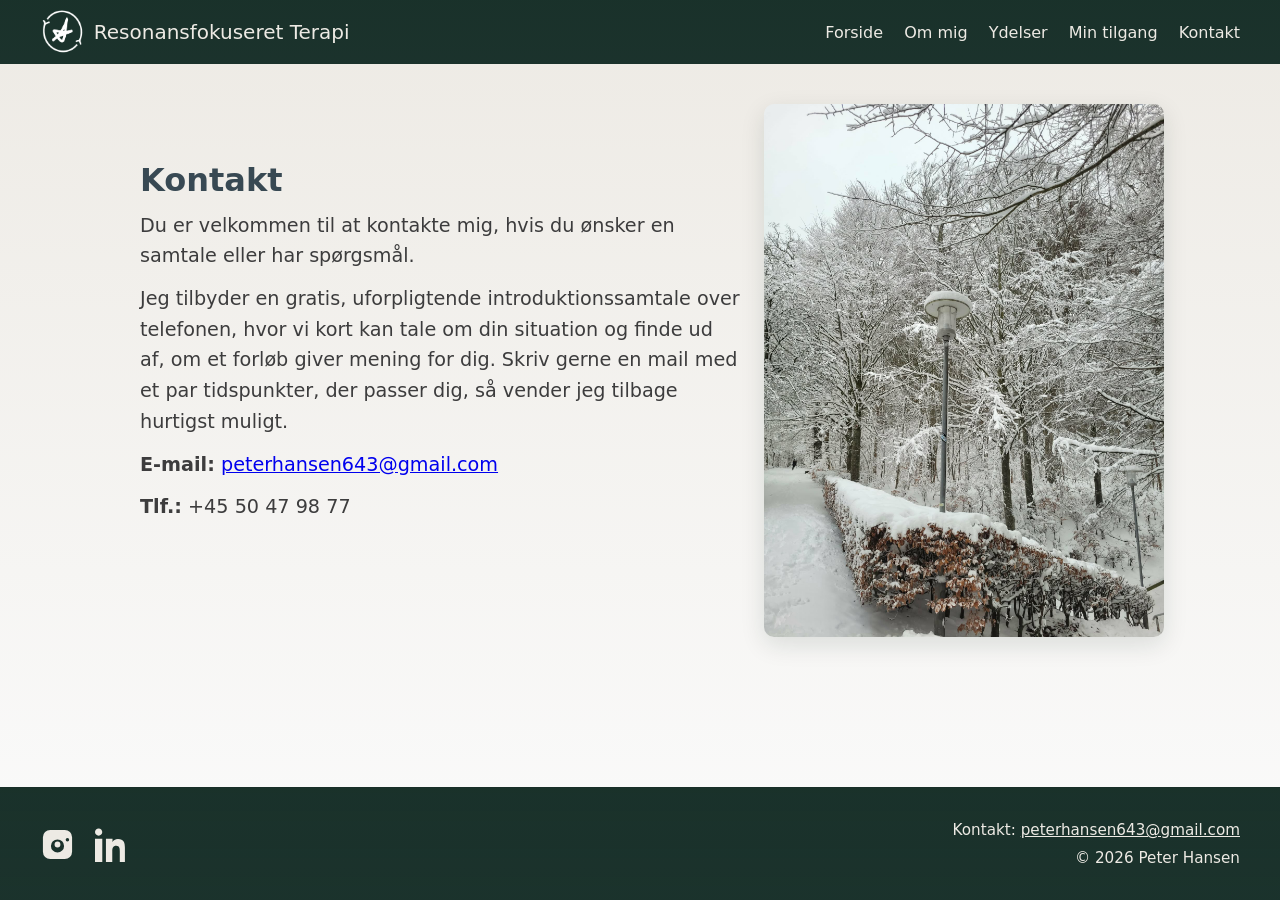
<file: contact.html>
<!DOCTYPE html>
<html lang="da">
<head>
	<meta charset="utf-8">
	<meta name="viewport" content="width=device-width,initial-scale=1">
	<title>Kontakt | Book samtale i Aarhus</title>
	<meta name="description" content="Kontakt Peter Hansen for booking af samtaleterapi og undervisning i Aarhus. Gratis indledende telefonsamtale tilbydes.">
	<meta name="keywords" content="kontakt terapeut aarhus, book terapi aarhus, gratis telefonsamtale terapi, peter hansen kontakt">
	<meta name="author" content="Peter Hansen">
	<meta name="robots" content="index,follow,max-image-preview:large,max-snippet:-1,max-video-preview:-1">
	<meta name="theme-color" content="#183028">
	<link rel="canonical" href="https://www.resonansfokuseretterapi.dk/contact.html">
	<link rel="alternate" hreflang="da-DK" href="https://www.resonansfokuseretterapi.dk/contact.html">
	<meta property="og:title" content="Kontakt | Book samtale i Aarhus">
	<meta property="og:description" content="Skriv eller ring for at booke en samtale eller høre mere om terapi og undervisning.">
	<meta property="og:type" content="website">
	<meta property="og:url" content="https://www.resonansfokuseretterapi.dk/contact.html">
	<meta property="og:site_name" content="Resonansfokuseret Terapi">
	<meta property="og:locale" content="da_DK">
	<meta property="og:image" content="https://www.resonansfokuseretterapi.dk/images/contact.webp">
	<meta property="og:image:alt" content="Naturmotiv fra Aarhus-området som symbol på ro i terapi">
	<meta name="twitter:card" content="summary_large_image">
	<meta name="twitter:title" content="Kontakt | Book samtale i Aarhus">
	<meta name="twitter:description" content="Kontaktoplysninger til booking af terapi og undervisning i Aarhus.">
	<meta name="twitter:image" content="https://www.resonansfokuseretterapi.dk/images/contact.webp">
	<link rel="icon" type="image/png" href="/my-favicon/favicon-96x96.png" sizes="96x96" />
	<link rel="icon" type="image/svg+xml" href="/my-favicon/favicon.svg" />
	<link rel="shortcut icon" href="/my-favicon/favicon.ico" />
	<link rel="apple-touch-icon" sizes="180x180" href="/my-favicon/apple-touch-icon.png" />
	<link rel="manifest" href="/my-favicon/site.webmanifest" />
	<script type="application/ld+json">
	{
	  "@context": "https://schema.org",
	  "@type": "ContactPage",
	  "@id": "https://www.resonansfokuseretterapi.dk/contact.html#contactpage",
	  "url": "https://www.resonansfokuseretterapi.dk/contact.html",
	  "name": "Kontakt",
	  "description": "Kontakt og booking af samtaleterapi i Aarhus.",
	  "mainEntity": {
	    "@type": "ProfessionalService",
	    "name": "Resonansfokuseret Terapi",
	    "email": "mailto:peterhansen643@gmail.com",
	    "telephone": "+45 50 47 98 77",
	    "areaServed": {
	      "@type": "City",
	      "name": "Aarhus"
	    }
	  },
	  "inLanguage": "da-DK"
	}
	</script>
	<link rel="stylesheet" href="style.css">
</head>
<body>

	<header class="site-header">
		<div class="container header-inner">
			<a href="index.html" class="brand" aria-label="Forside">
				<img src="images/logo.png" alt="Resonansfokuseret Terapi logo" class="site-logo">
				<p class="site-title">Resonansfokuseret Terapi</p>
			</a>
			<nav class="main-nav">
				<a href="index.html">Forside</a>
				<a href="about.html">Om mig</a>
				<a href="services.html">Ydelser</a>
				<a href="approach.html">Min tilgang</a>
				<a href="contact.html">Kontakt</a>
			</nav>
			<button class="mobile-menu-toggle" aria-label="Åben menu" aria-expanded="false">
				<span class="hamburger"></span>
			</button>
			<nav class="mobile-nav" aria-hidden="true">
				<a href="index.html">Forside</a>
				<a href="about.html">Om mig</a>
				<a href="services.html">Ydelser</a>
				<a href="approach.html">Min tilgang</a>
				<a href="contact.html">Kontakt</a>
			</nav>
		</div>
	</header>

	<main>
				<section class="container contact-page" style="padding:40px 0;">
					<div class="contact-grid">
						<div class="contact-text">
							<h1>Kontakt</h1>
							<p>Du er velkommen til at kontakte mig, hvis du ønsker en samtale eller har spørgsmål.</p>
							<p>Jeg tilbyder en gratis, uforpligtende introduktionssamtale over telefonen, hvor vi kort kan tale om din situation og finde ud af, om et forløb giver mening for dig. Skriv gerne en mail med et par tidspunkter, der passer dig, så vender jeg tilbage hurtigst muligt.</p>
							<p><strong>E-mail:</strong> <a href="mailto:peterhansen643@gmail.com">peterhansen643@gmail.com</a></p>
							<p><strong>Tlf.:</strong> +45 50 47 98 77</p>
						</div>
						<div class="contact-photo">
							<img src="images/contact.webp" alt="Roligt naturmotiv der afspejler tryghed og nærvær" loading="lazy">
						</div>
					</div>
				</section>
	</main>

	<footer class="site-footer">
		<div class="container">
			<div class="footer-left">
				<div class="footer-social">
					<a href="https://www.instagram.com/resonansfokuseret_terapi/" target="_blank" rel="noopener noreferrer" aria-label="Instagram">
						<svg viewBox="0 0 24 24" aria-hidden="true" focusable="false" xmlns="http://www.w3.org/2000/svg"><path d="M7 2h10a5 5 0 0 1 5 5v10a5 5 0 0 1-5 5H7a5 5 0 0 1-5-5V7a5 5 0 0 1 5-5zm5 6.5A4.5 4.5 0 1 0 16.5 13 4.5 4.5 0 0 0 12 8.5zm6.8-.9a1.2 1.2 0 1 0 1.2 1.2 1.2 1.2 0 0 0-1.2-1.2zM12 10a2 2 0 1 1-2 2 2 2 0 0 1 2-2z"/></svg>
					</a>
					<a href="https://www.linkedin.com/in/peter-hansen-698b96294" target="_blank" rel="noopener noreferrer" aria-label="LinkedIn">
						<svg viewBox="0 0 24 24" aria-hidden="true" focusable="false" xmlns="http://www.w3.org/2000/svg"><path d="M4.98 3.5C4.98 4.88 3.88 6 2.5 6S0 4.88 0 3.5 1.12 1 2.5 1 4.98 2.12 4.98 3.5zM0 8h5v16H0V8zm7.5 0H12v2.2h.07c.52-.98 1.8-2.01 3.7-2.01 4 0 4.74 2.63 4.74 6.05V24H17v-7.2c0-1.72-.03-3.94-2.4-3.94-2.4 0-2.76 1.87-2.76 3.8V24H7.5V8z"/></svg>
					</a>
				</div>
			</div>
			<div class="footer-right">
				<p><span class="desktop-only">Kontakt: </span><a href="mailto:peterhansen643@gmail.com">peterhansen643@gmail.com</a></p>
				<p>© 2026 Peter Hansen</p>
			</div>
		</div>
	</footer>
<script>
	(function(){
		var header = document.querySelector('.site-header');
		if(!header) return;
		var btn = header.querySelector('.mobile-menu-toggle');
		var nav = header.querySelector('.mobile-nav');
		if(!btn || !nav) return;
			function closeNav(){
				nav.classList.remove('open');
				nav.setAttribute('aria-hidden','true');
				btn.setAttribute('aria-expanded','false');
			}

			function outsideHandler(e){
				if(!header.contains(e.target)){
					closeNav();
					document.removeEventListener('click', outsideHandler);
					document.removeEventListener('keydown', escHandler);
					window.removeEventListener('scroll', scrollHandler);
					document.removeEventListener('touchmove', scrollHandler);
				}
			}

			function escHandler(e){
				if(e.key === 'Escape'){
					closeNav();
					document.removeEventListener('click', outsideHandler);
					document.removeEventListener('keydown', escHandler);
					window.removeEventListener('scroll', scrollHandler);
					document.removeEventListener('touchmove', scrollHandler);
				}
			}

			function scrollHandler(){
				// close the nav on any scroll/touchmove to avoid it staying open
				closeNav();
				document.removeEventListener('click', outsideHandler);
				document.removeEventListener('keydown', escHandler);
				window.removeEventListener('scroll', scrollHandler);
				document.removeEventListener('touchmove', scrollHandler);
			}

			btn.addEventListener('click', function(e){
				e.stopPropagation();
				var opened = nav.classList.toggle('open');
				nav.setAttribute('aria-hidden', opened ? 'false' : 'true');
				btn.setAttribute('aria-expanded', opened ? 'true' : 'false');
				if(opened){
					setTimeout(function(){
						document.addEventListener('click', outsideHandler);
						document.addEventListener('keydown', escHandler);
						// also close when the user scrolls or moves touch on mobile
						window.addEventListener('scroll', scrollHandler, {passive:true});
						document.addEventListener('touchmove', scrollHandler, {passive:true});
					},0);
				} else {
					document.removeEventListener('click', outsideHandler);
					document.removeEventListener('keydown', escHandler);
					window.removeEventListener('scroll', scrollHandler);
					document.removeEventListener('touchmove', scrollHandler);
				}
			});

			nav.addEventListener('click', function(e){ e.stopPropagation(); });
	})();
</script>

</body>
</html>
</file>
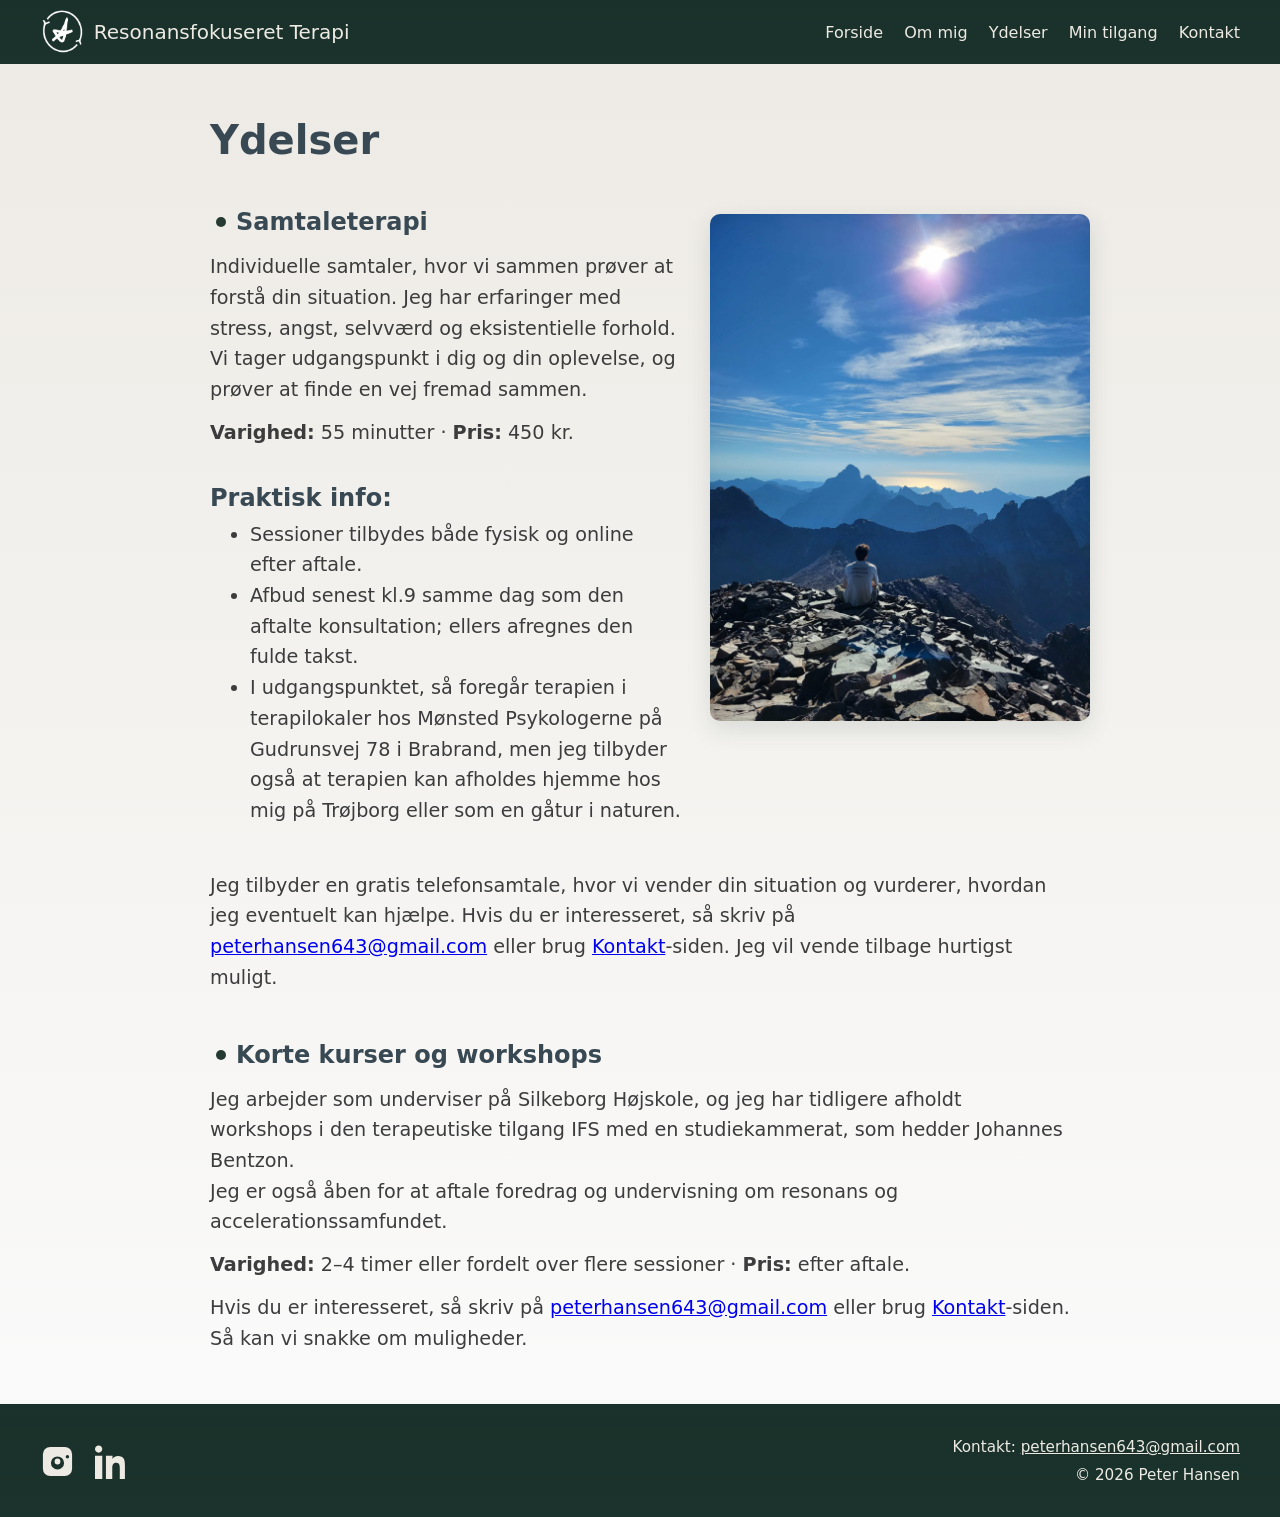
<file: services.html>
<!DOCTYPE html>
<html lang="da">
<head>
	<meta charset="utf-8">
	<meta name="viewport" content="width=device-width,initial-scale=1">
	<title>Ydelser og priser | Terapi og workshops i Aarhus</title>
	<meta name="description" content="Se ydelser, priser og praktisk info for samtaleterapi og workshops i Aarhus med resonansfokuseret og humanistisk tilgang.">
	<meta name="keywords" content="terapi priser aarhus, samtaleterapi aarhus, workshops psykologi, undervisning resonans, cft terapi">
	<meta name="author" content="Peter Hansen">
	<meta name="robots" content="index,follow,max-image-preview:large,max-snippet:-1,max-video-preview:-1">
	<meta name="theme-color" content="#183028">
	<link rel="canonical" href="https://www.resonansfokuseretterapi.dk/services.html">
	<link rel="alternate" hreflang="da-DK" href="https://www.resonansfokuseretterapi.dk/services.html">
	<meta property="og:title" content="Ydelser og priser | Terapi og workshops i Aarhus">
	<meta property="og:description" content="Oversigt over samtaleterapi, workshops, varighed og praktisk information.">
	<meta property="og:type" content="website">
	<meta property="og:url" content="https://www.resonansfokuseretterapi.dk/services.html">
	<meta property="og:site_name" content="Resonansfokuseret Terapi">
	<meta property="og:locale" content="da_DK">
	<meta property="og:image" content="https://www.resonansfokuseretterapi.dk/images/services.webp">
	<meta property="og:image:alt" content="Landskab der understøtter ro og refleksion i terapiarbejdet">
	<meta name="twitter:card" content="summary_large_image">
	<meta name="twitter:title" content="Ydelser og priser | Terapi og workshops i Aarhus">
	<meta name="twitter:description" content="Individuelle samtaler, workshops og praktisk info om forløb i Aarhus.">
	<meta name="twitter:image" content="https://www.resonansfokuseretterapi.dk/images/services.webp">
	<link rel="icon" type="image/png" href="/my-favicon/favicon-96x96.png" sizes="96x96" />
	<link rel="icon" type="image/svg+xml" href="/my-favicon/favicon.svg" />
	<link rel="shortcut icon" href="/my-favicon/favicon.ico" />
	<link rel="apple-touch-icon" sizes="180x180" href="/my-favicon/apple-touch-icon.png" />
	<link rel="manifest" href="/my-favicon/site.webmanifest" />
	<script type="application/ld+json">
	{
	  "@context": "https://schema.org",
	  "@graph": [
	    {
	      "@type": "WebPage",
	      "@id": "https://www.resonansfokuseretterapi.dk/services.html#webpage",
	      "url": "https://www.resonansfokuseretterapi.dk/services.html",
	      "name": "Ydelser og priser",
	      "inLanguage": "da-DK"
	    },
	    {
	      "@type": "Service",
	      "name": "Samtaleterapi",
	      "provider": {
	        "@type": "Person",
	        "name": "Peter Hansen"
	      },
	      "areaServed": {
	        "@type": "City",
	        "name": "Aarhus"
	      },
	      "offers": {
	        "@type": "Offer",
	        "price": "400",
	        "priceCurrency": "DKK"
	      }
	    },
	    {
	      "@type": "Service",
	      "name": "Korte kurser og workshops",
	      "provider": {
	        "@type": "Person",
	        "name": "Peter Hansen"
	      },
	      "areaServed": {
	        "@type": "City",
	        "name": "Aarhus"
	      }
	    }
	  ]
	}
	</script>
	<link rel="stylesheet" href="style.css">
</head>
<body>

	<header class="site-header">
		<div class="container header-inner">
			<a href="index.html" class="brand" aria-label="Forside">
				<img src="images/logo.png" alt="Resonansfokuseret Terapi logo" class="site-logo">
				<p class="site-title">Resonansfokuseret Terapi</p>
			</a>
			<nav class="main-nav">
				<a href="index.html">Forside</a>
				<a href="about.html">Om mig</a>
				<a href="services.html">Ydelser</a>
				<a href="approach.html">Min tilgang</a>
				<a href="contact.html">Kontakt</a>
			</nav>
			<button class="mobile-menu-toggle" aria-label="Åben menu" aria-expanded="false">
				<span class="hamburger"></span>
			</button>
			<nav class="mobile-nav" aria-hidden="true">
				<a href="index.html">Forside</a>
				<a href="about.html">Om mig</a>
				<a href="services.html">Ydelser</a>
				<a href="approach.html">Min tilgang</a>
				<a href="contact.html">Kontakt</a>
			</nav>
		</div>
	</header>

	<main>
		<section class="container services" style="max-width:900px">
			<div class="services-intro">
		<div class="services-text">
			<h1 class="services-main-title">Ydelser</h1>
			<article>
				<h2 class="with-icon">Samtaleterapi</h2>
				<p>Individuelle samtaler, hvor vi sammen prøver at forstå din situation. Jeg har erfaringer med stress, angst, selvværd og eksistentielle forhold. Vi tager udgangspunkt i dig og din oplevelse, og prøver at finde en vej fremad sammen.</p>
				<p><strong>Varighed:</strong> 55 minutter · <strong>Pris:</strong> 450 kr.</p>
			</article>

			<h2>Praktisk info:</h2>
			<ul>
				<li>Sessioner tilbydes både fysisk og online efter aftale.</li>
				<li>Afbud senest kl.9 samme dag som den aftalte konsultation; ellers afregnes den fulde takst.</li>
				<li>I udgangspunktet, så foregår terapien i terapilokaler hos Mønsted Psykologerne på Gudrunsvej 78 i Brabrand, men jeg tilbyder også at terapien kan afholdes hjemme hos mig på Trøjborg eller som en gåtur i naturen.</li>
			</ul>
		</div>

		<div class="services-photo">
		  <img src="images/services.webp" alt="Naturmotiv der understøtter refleksion og ro i terapien" loading="lazy">
        </div>
		</div>

		<p>Jeg tilbyder en gratis telefonsamtale, hvor vi vender din situation og vurderer, hvordan jeg eventuelt kan hjælpe. Hvis du er interesseret, så skriv på <a href="mailto:peterhansen643@gmail.com">peterhansen643@gmail.com</a> eller brug <a href="contact.html">Kontakt</a>-siden. Jeg vil vende tilbage hurtigst muligt.</p>

			<article>
				<h2 class="with-icon">Korte kurser og workshops</h2>
				<p>Jeg arbejder som underviser på Silkeborg Højskole, og jeg har tidligere afholdt workshops i den terapeutiske tilgang IFS med en studiekammerat, som hedder Johannes Bentzon.<br>Jeg er også åben for at aftale foredrag og undervisning om resonans og accelerationssamfundet.</p>
				<p><strong>Varighed:</strong> 2–4 timer eller fordelt over flere sessioner · <strong>Pris:</strong> efter aftale.</p>
			</article>

			<p>Hvis du er interesseret, så skriv på <a href="mailto:peterhansen643@gmail.com">peterhansen643@gmail.com</a> eller brug <a href="contact.html">Kontakt</a>-siden. Så kan vi snakke om muligheder.</p>

		</section>
	</main>

	<footer class="site-footer">
		<div class="container">
			<div class="footer-left">
				<div class="footer-social">
					<a href="https://www.instagram.com/resonansfokuseret_terapi/" target="_blank" rel="noopener noreferrer" aria-label="Instagram">
						<svg viewBox="0 0 24 24" aria-hidden="true" focusable="false" xmlns="http://www.w3.org/2000/svg"><path d="M7 2h10a5 5 0 0 1 5 5v10a5 5 0 0 1-5 5H7a5 5 0 0 1-5-5V7a5 5 0 0 1 5-5zm5 6.5A4.5 4.5 0 1 0 16.5 13 4.5 4.5 0 0 0 12 8.5zm6.8-.9a1.2 1.2 0 1 0 1.2 1.2 1.2 1.2 0 0 0-1.2-1.2zM12 10a2 2 0 1 1-2 2 2 2 0 0 1 2-2z"/></svg>
					</a>
					<a href="https://www.linkedin.com/in/peter-hansen-698b96294" target="_blank" rel="noopener noreferrer" aria-label="LinkedIn">
						<svg viewBox="0 0 24 24" aria-hidden="true" focusable="false" xmlns="http://www.w3.org/2000/svg"><path d="M4.98 3.5C4.98 4.88 3.88 6 2.5 6S0 4.88 0 3.5 1.12 1 2.5 1 4.98 2.12 4.98 3.5zM0 8h5v16H0V8zm7.5 0H12v2.2h.07c.52-.98 1.8-2.01 3.7-2.01 4 0 4.74 2.63 4.74 6.05V24H17v-7.2c0-1.72-.03-3.94-2.4-3.94-2.4 0-2.76 1.87-2.76 3.8V24H7.5V8z"/></svg>
					</a>
				</div>
			</div>
			<div class="footer-right">
				<p><span class="desktop-only">Kontakt: </span><a href="mailto:peterhansen643@gmail.com">peterhansen643@gmail.com</a></p>
				<p>© 2026 Peter Hansen</p>
			</div>
		</div>
	</footer>

<script>
	(function(){
		var header = document.querySelector('.site-header');
		if(!header) return;
		var btn = header.querySelector('.mobile-menu-toggle');
		var nav = header.querySelector('.mobile-nav');
		if(!btn || !nav) return;
		function closeNav(){
			nav.classList.remove('open');
			nav.setAttribute('aria-hidden','true');
			btn.setAttribute('aria-expanded','false');
		}

		function outsideHandler(e){
			if(!header.contains(e.target)){
				closeNav();
				document.removeEventListener('click', outsideHandler);
				document.removeEventListener('keydown', escHandler);
				window.removeEventListener('scroll', scrollHandler);
				document.removeEventListener('touchmove', scrollHandler);
			}
		}

		function escHandler(e){
			if(e.key === 'Escape'){
				closeNav();
				document.removeEventListener('click', outsideHandler);
				document.removeEventListener('keydown', escHandler);
				window.removeEventListener('scroll', scrollHandler);
				document.removeEventListener('touchmove', scrollHandler);
			}
		}

		function scrollHandler(){
			closeNav();
			document.removeEventListener('click', outsideHandler);
			document.removeEventListener('keydown', escHandler);
			window.removeEventListener('scroll', scrollHandler);
			document.removeEventListener('touchmove', scrollHandler);
		}

		btn.addEventListener('click', function(e){
			e.stopPropagation();
			var opened = nav.classList.toggle('open');
			nav.setAttribute('aria-hidden', opened ? 'false' : 'true');
			btn.setAttribute('aria-expanded', opened ? 'true' : 'false');
			if(opened){
				setTimeout(function(){
					document.addEventListener('click', outsideHandler);
					document.addEventListener('keydown', escHandler);
					window.addEventListener('scroll', scrollHandler, {passive:true});
					document.addEventListener('touchmove', scrollHandler, {passive:true});
				},0);
			} else {
				document.removeEventListener('click', outsideHandler);
				document.removeEventListener('keydown', escHandler);
				window.removeEventListener('scroll', scrollHandler);
				document.removeEventListener('touchmove', scrollHandler);
			}
		});

		nav.addEventListener('click', function(e){ e.stopPropagation(); });
	})();
</script>

</body>
</html>
</file>
<file: style.css>
:root{
  --bg: #EDEAE4;
  --paper: #DCD8D0;
  --primary: #384953;
  --ink: #2D2D2E;
  --border: #DBDDBD;
  --wood: #645B39;
  --accent: #966A4B;
  --max-w: 1000px;
}

/* Homepage: make the sunset/about-left image visually 90vw and centered on mobile */
@media (max-width:900px){
  .home .about-left img{
    width:90vw !important;
    max-width:90vw !important;
    margin:0 5vw !important;
    display:block !important;
    box-sizing:border-box !important;
  }
}

/* Ensure consistent left/right inset for all text inside the approach page on mobile */
@media (max-width:900px){
  .approach-page{
    padding-left:18px !important;
    padding-right:18px !important;
    box-sizing:border-box;
  }
  .approach-page h2,
  .approach-page p,
  .approach-page .approach-text,
  .approach-page .pair-text{
    margin-left:0 !important;
    margin-right:0 !important;
    padding-left:0 !important;
    padding-right:0 !important;
    box-sizing:border-box;
  }
}
/* Mobile: slightly larger headings that include the icon */
@media (max-width:900px){
  .with-icon{font-size:1.4rem !important;line-height:1.25 !important}
}

*{box-sizing:border-box}

body {
  font-family: system-ui, -apple-system, "Segoe UI", Roboto, Arial, sans-serif;
  margin: 0;
  color: var(--ink);
  background: linear-gradient(180deg, var(--bg), rgba(56,73,83,0.02));
  -webkit-font-smoothing:antialiased;
}

/* Layout: make page a column so footer can stick to bottom when content is short */
body{display:flex;flex-direction:column;min-height:100vh}
main{flex:1}

.container{
  max-width: var(--max-w);
  margin: 0 auto;
  padding: 0 20px;
}

/* Tweak spacing for the about page main heading on mobile: less space above,
   more space below so layout reads better on narrow screens */
@media (max-width:900px){
  .about-page .about-text h1,
  .about-page .about-text h2{margin-top:8px !important; margin-bottom:14px !important}
}

/* Further refine about page mobile spacing: increase space under h2, reduce
   gap between intro text and photo */
@media (max-width:900px){
  .about-page .about-text h1,
  .about-page .about-text h2{margin-bottom:22px !important}
  .about-page .about-text p{margin-bottom:12px}
  .about-page .about-intro{gap:12px}
  .about-page .about-photo img{margin-top:8px !important}
}

/* Tighten spacing and make photo 80% width on mobile */
@media (max-width:900px){
  .about-page .about-intro{gap:8px !important}
  .about-page .about-text p{margin-bottom:8px !important}
  .about-page .about-photo img{max-width:80% !important;width:80% !important;margin-top:4px !important}
}

/* Ensure the about photo is centered on mobile */
@media (max-width:900px){
  .about-page .about-photo{justify-content:center !important;display:flex !important}
  .about-page .about-photo img{margin-left:auto !important;margin-right:auto !important;display:block !important}
}

.site-header{
  background-color: var(--primary);
  background-image: linear-gradient(180deg, #183028f2, #183028e6);
}
/* Ensure header can anchor absolute-positioned mobile nav */
.site-header{position:relative;z-index:1000}

/* Make header/footer containers full width so their contents can reach closer to the page edges */
.site-header .container,
.site-footer .container{
  max-width: 100%;
  height: 4rem;
  margin: 0; /* ensure the container spans the full viewport */
  padding: 0 40px; /* larger horizontal padding so content isn't flush to the edge */
}

.site-header .header-inner{
  width: 100%;
}

.site-header .site-title{color:var(--bg)}
.site-header .main-nav a{color:var(--bg)}
.site-header .main-nav a:hover{opacity:0.9}

.header-inner{
  display:flex;
  align-items:center;
  justify-content:space-between;
  padding:20px 0;
}

.site-logo{height:48px;width:auto;margin-right:0;display:block}
.brand{display:flex;align-items:center;gap:10px;text-decoration:none;color:inherit}
.site-title{margin:0;color:var(--primary);font-size:1.25rem;display:flex;align-items:center}

.main-nav a{color:var(--primary);text-decoration:none;margin-left:16px;font-weight:500}
.main-nav a:hover{color:var(--primary);opacity:0.85}

.hero{
  background-color:var(--bg);
  position:relative;
  overflow:visible;
}
.hero .container{max-width:1100px}
.hero::before{content:"";position:absolute;inset:0;background:linear-gradient(180deg, rgba(56,73,83,0.02), rgba(56,73,83,0.01));pointer-events:none}
.hero-grid{display:flex;align-items:center;gap:40px}
.hero-left{flex:1;text-align:left;padding:8px}
.hero-right{flex:0 0 460px;display:flex;justify-content:center;padding:8px;transform: translateY(40px);}
.hero-right img{width:100%;max-width:460px;border-radius:12px;box-shadow:0 8px 30px rgba(18,40,30,0.12);object-fit:cover}
.hero .hero-left h1,
.hero .hero-left h2{color:var(--primary);font-size:2.4rem;margin:0 5px 12px}
.hero .hero-left p{max-width:640px;margin:0 0 12px;color:rgba(45,45,46,0.82);font-size:1.4rem; line-height: 1.5;}

@media (max-width:900px){
  .hero-grid{flex-direction:column}
  .hero-right{flex:0 0 auto;transform:none;display:flex;justify-content:center;margin-top:18px}
  .hero-right img{max-width:100%;height:auto}
  .hero{padding:50px 0}
}

/* About section: mobile-only adjustments — center text/button and smaller image under text */
@media (max-width:900px){
  .about-section .about-grid{flex-direction:column;gap:18px}
  .about-right{width:100%;text-align:center}
  .about-right h2,
  .about-right h3{font-size:1.5rem;margin-top:24px;margin-bottom:8px;color:var(--primary)}
  .about-right p{font-size:1.2rem;line-height:1.6;color:rgba(45,45,46,0.92);margin:8px auto 12px}
  .about-right .button{display:inline-block;margin:14px auto}
  .about-left{order:2;display:block}
  .about-left img{max-width:240px;width:70%;height:auto;margin:10px auto 0;display:block;transform:none;border-radius:10px}
}

/* Therapy: show alternate paragraph on mobile and add small horizontal margins */
.therapy .mobile-only{display:none}
.therapy .desktop-only{display:block}

@media (max-width:900px){
  .therapy .desktop-only{display:none}
  .therapy .mobile-only{display:block;margin:0 18px;color:rgba(45,45,46,0.92);font-size:1.15rem;line-height:1.6}
}



.button{display:inline-block;background:linear-gradient(180deg, rgba(24,48,40,0.95), rgba(24,48,40,0.9));color:var(--bg);padding:12px 22px;border-radius:8px;text-decoration:none;margin-top:14px;}
.button:hover{filter:brightness(0.95)}

/* Heading icon: default = small colored dot on non-home pages; homepage uses image */
.with-icon{display:inline-flex;align-items:center}
.with-icon::before{
  /* default: simple dot (used on all pages unless overridden by .home) */
  content:"";
  display:inline-block;
  width:10px;height:10px;margin-left:6px;margin-right:10px;flex:0 0 10px;
  background-color:#183028f2;border-radius:50%;
}

/* Homepage override: use the full image icon */
.home .with-icon::before{
  content:"";
  display:inline-block;
  width:65px;height:65px;margin-left:2px;margin-right:4px;flex:0 0 56px;
  background-image: url("images/icon.png");
  background-size:65px 65px;background-repeat:no-repeat;background-position:center;
  background-color:transparent;border-radius:0;
}

@media (max-width:900px){
  .approach-page .approach-intro{margin-top:6px !important}
  .approach-page .approach-photo img{max-width:90% !important;width:90% !important;margin:6px auto 0 !important;display:block !important}
  /* Reduce top spacing above the first h3 inside the services intro on mobile */
  .services .services-text article h2{margin-top:13px !important}
  /* Reduce space above the paragraph that follows the services-intro block */
  .services .services-intro + p{margin-top:1px !important}
  /* On mobile the grid becomes column: prevent the left column's fixed
     flex-basis (set for desktop) from becoming a large height value. */
  .about-left{flex:0 0 auto; width:100%}
  .about-left img{max-width:80%;width:80%;height:auto;margin:10px auto 0;display:block;transform:none;border-radius:10px}
}

/* Ensure the main about heading is indented the same as the intro text on mobile */
@media (max-width:900px){
  .about-page .about-text h1,
  .about-page .about-text h2{padding-left:18px;padding-right:18px;box-sizing:border-box}
}

/* Align following headings, paragraphs and button to the same horizontal inset as
   the intro text on mobile */
@media (max-width:900px){
  .about-page > h2,
  .about-page > h3,
  .about-page > p,
  .about-page > ul {
    padding-left:18px !important;
    padding-right:18px !important;
    box-sizing:border-box;
  }
  .about-page .button{
    display:inline-block !important;
    margin:16px 18px 0 !important;
  }
}

/* Slightly larger body text for the about page (only top-level h3/p inside .about-page) */
.about-page > h2,
.about-page > h3{font-size:1.5rem;margin-top:35px;margin-bottom:8px;color:var(--primary)}
.about-page > p{font-size:1.2rem;line-height:1.6;color:rgba(45,45,46,0.92);margin-bottom:12px}

/* Adjust margin-top for paragraphs in the about page */
.about-page > p{margin-top:8px;}

/* Match list styling to paragraph text on about page */
.about-page > ul{font-size:1.2rem;line-height:1.6;color:rgba(45,45,46,0.92);margin-bottom:12px;margin-top:8px;margin-left:20px;list-style:disc}
.about-page ul li{font-size:1.2rem;line-height:1.6;color:rgba(45,45,46,0.92);margin-bottom:8px}

@media (max-width:900px){
  /* Remove the large section padding (inline style) on small screens and
     remove any top margin on the intro so the image sits closer to the
     preceding text. */
  .approach-page{padding-top:6px !important;padding-bottom:18px !important}
  .approach-page .approach-intro{margin-top:0 !important}
  /* Make all approach-page images narrower and centered on mobile */
  .approach-page .approach-photo img,
  .approach-page .pair-photo img,
  .approach-page .approach-pair .pair-photo img,
  .approach-page .approach-pair.img40 .pair-photo img{
    max-width:90% !important;
    width:90% !important;
    margin:0 auto !important;
    display:block !important;
  }
}
.services-list li{background:var(--paper);padding:16px;border-radius:8px;box-shadow:0 1px 6px rgba(56,73,83,0.04);color:#233; border-left:4px solid var(--primary)}

.gallery{padding:30px 0}
.gallery-grid{display:grid;grid-template-columns:repeat(auto-fit,minmax(220px,1fr));gap:14px}

/* About section on homepage: text left, image right */
.about-section{padding-top:40px;margin-bottom: 70px;}
.about-grid{display:flex;align-items:center;gap:0;}
.about-right{flex:1;text-align:left}
.about-right h2,
.about-right h3{color:var(--primary);margin-bottom:8px}
.about-right p{color:rgba(45,45,46,0.88);line-height:1.6;margin:8px 0}
.about-left{flex:0 0 550px;display:flex;justify-content:flex-start}
/* make the image scale to the left column so the right column can grow */
.about-left img{width:100%;max-width:550px;height:auto;border-radius:12px;box-shadow:0 8px 30px rgba(18,40,30,0.12);object-fit:cover;transform:translateX(-90px)}

@media (max-width:900px){
  .about-grid{flex-direction:column-reverse;gap:18px}
  .about-right img{max-width:100%;height:auto}
  .about-left img{width:100%;max-width:100%;height:auto;transform:none}
}

/* Constrain about page profile image specifically (override if necessary) */
.about-page .about-photo img,
.about-photo img{
  width:100%;
  max-width:220px;
  height:auto;
  border-radius:10px;
  box-shadow:0 8px 24px rgba(18,40,30,0.12);
  object-fit:cover;
  transform:none !important;
}

/* Layout for the about page intro: 75% text / 25% photo */
.about-page .about-intro{display:flex;align-items:flex-start;gap:20px;margin-bottom:0;}
.about-page .about-text{flex:0 0 60%}
.about-page .about-text p{font-size: 1.3rem;line-height: 2rem;}
.about-page .about-text h1,
.about-page .about-text h2{font-size: 2.5rem;margin-bottom: 15px;margin-top: 60px;}
.about-page .about-photo{flex:0 0 40%;display:flex;justify-content:flex-end}
.about-page .about-photo img{margin-top:50px;width:100%;max-width:400px;height:auto;border-radius:10px;box-shadow:0 8px 24px rgba(18,40,30,0.12);object-fit:cover}

.container.about-page {line-height: 1.4rem;}

@media (max-width:900px){
  .about-page .about-intro{flex-direction:column;gap:25px}
  .about-page .about-photo{justify-content:flex-start}
  .about-page .about-photo img{max-width:100%}
}

@media (max-width:900px){
  .about-page .about-photo img,
  .about-photo img{max-width:100%}
}

.therapy{padding:105px 0 60px;text-align:center}
.therapy h2,
.therapy h3{font-size:1.5rem;margin-top:35px;margin-bottom:8px;color:var(--primary)}
.therapy p{max-width:760px;margin:8px auto;color:rgba(45,45,46,0.92);font-size:1.2rem;line-height:1.6;margin-bottom:12px}
.therapy .button{margin-top:18px}

/* Match about page typography for homepage about-section */
.about-section h2,
.about-section h3{font-size:1.5rem;margin-top:35px;margin-bottom:8px;color:var(--primary)}
.about-section p{font-size:1.2rem;line-height:1.6;color:rgba(45,45,46,0.92);margin-top:8px;margin-bottom:12px}

@media (max-width:600px){
  .therapy h2,.therapy h3,.about-section h2,.about-section h3{font-size:1.12rem}
  .therapy p,.about-section p{font-size:1rem}
}

/* Services page: match about page typography */
.services .services-main-title{font-size:2.5rem;margin-bottom:10px;color:var(--primary)}
.services h2{font-size:1.5rem;margin-top:35px;margin-bottom:8px;color:var(--primary)}
.services p{font-size:1.2rem;line-height:1.6;color:rgba(45,45,46,0.92);margin-top:8px;margin-bottom:12px}
.services ul{max-width:760px;margin:8px 0 18px 0;color:rgba(45,45,46,0.92);line-height:1.6}

/* Contact page typography: match about/services for consistent look */
.contact-page h1,
.contact-page h2{font-size:2rem;color:var(--primary);margin-bottom:12px}
.contact-page p{font-size:1.2rem;line-height:1.6;color:rgba(45,45,46,0.92);margin-top:8px;margin-bottom:12px}

@media (max-width:600px){
  .contact-page h1,
  .contact-page h2{font-size:1.12rem}
  .contact-page p{font-size:1rem}
}

/* Mobile: increase space above the Contact page h2 and increase its size
   — add ~15px to the previous top margin so the heading sits visibly lower. */
@media (max-width:900px){
  .contact-page h1,
  .contact-page h2{margin-top:37px !important;margin-bottom:10px !important;font-size:1.75rem !important}
}

/* Contact grid: text left (60%), image right (40%) */
.contact-grid{display:flex;align-items:flex-start;gap:24px}
.contact-grid .contact-text{flex:0 0 60%}
.contact-grid .contact-photo{flex:0 0 40%;display:flex;justify-content:flex-end}
.contact-grid .contact-photo img{width:100%;height:auto;border-radius:10px;box-shadow:0 8px 24px rgba(18,40,30,0.12);object-fit:cover}
.contact-grid .contact-text {margin-top: 30px;}

@media (max-width:900px){
  .contact-grid{flex-direction:column;gap:18px}
  .contact-grid .contact-photo{justify-content:flex-start}
  .contact-grid .contact-photo img{max-width:100%}
}

/* Add horizontal inset for contact text on mobile so content doesn't touch edges */
@media (max-width:900px){
  .contact-grid .contact-text{padding-left:18px !important;padding-right:18px !important;box-sizing:border-box}
}

/* Ensure contact image visually fills most of the viewport on mobile */
@media (max-width:900px){
  .contact-grid .contact-photo img{
    width:90vw !important;
    max-width:90vw !important;
    margin:0 5vw !important;
    display:block !important;
    box-sizing:border-box !important;
  }
}

/* Prevent main from stretching to fill viewport on mobile so footer sits close to content */
@media (max-width:900px){
  main{flex:0 0 auto}
}

/* Fix: remove large vertical gap on the Contact page for small screens.
   The page had an inline `padding:40px 0;` on the section and
   `.contact-text` also used `margin-top:30px;` which together created
   a much larger gap than the h2 margin alone. Override these only on
   mobile so desktop is unchanged. */
@media (max-width:900px){
  .contact-page{padding-top:12px !important;padding-bottom:18px !important}
  .contact-grid .contact-text{margin-top:0 !important;padding-top:10px !important}
  .contact-page .contact-text h1,
  .contact-page .contact-text h2{margin-top:6px !important}
}

/* Larger gap before the second article heading (Korte kurser og workshops) */
.services article + article h2{margin-top:48px}

@media (max-width:600px){
  .services h2{font-size:1.12rem}
  .services p{font-size:1rem}
}

/* Services page: tighten heading spacing and slightly reduce list font-size on mobile */
@media (max-width:900px){
  /* stronger selectors: match actual DOM structure and ensure rules apply */
  .services .services-main-title,
  .services .services-text h2{margin-bottom:5px !important}
  .services ul{margin:4px 0 2px 0 !important; padding-left:18px !important}
  .services ul li{font-size:1rem !important}
  .services .services-intro + p{margin-top:1px !important}
  /* Make article paragraphs inside .services-text match list font-size on mobile */
  .services .services-text article p{font-size:1rem !important;line-height:1.6 !important;margin-bottom:10px !important}
}
.services-intro{display:flex;align-items:flex-start;gap:20px;margin-top:20px;margin-bottom:26px}
.services-text{flex:0 0 55%}
.services-text p,.services-text ul{font-size:1.2rem;line-height:1.6;color:rgba(45,45,46,0.92)}
.services-photo{flex:0 0 45%;display:flex;justify-content:flex-end;padding-top:130px}
.services-photo img{width:100%;max-width:380px;border-radius:10px;box-shadow:0 8px 24px rgba(18,40,30,0.12);object-fit:cover}
.services > p:last-child{margin-bottom:50px;}
@media (max-width:900px){
  .services-intro{flex-direction:column-reverse;gap:14px}
  .services-photo{justify-content:flex-start;padding-top:0}
  .services-photo img{max-width:100%}
}
.img-card{background:var(--paper);border-radius:10px;overflow:hidden;box-shadow:0 6px 22px rgba(56,73,83,0.06)}
.img-card img{display:block;width:100%;height:220px;object-fit:cover}
.img-caption{padding:10px 12px;color:var(--primary);font-size:0.95rem}

.small{color:var(--primary);font-size:0.9rem}

.site-footer{padding:24px 0;border-top:1px solid rgba(0,0,0,0.06);background-color:var(--primary);background-image:linear-gradient(180deg, rgba(24,48,40,0.95), rgba(24,48,40,0.9));font-size:0.95rem;color:var(--bg)}
.site-footer a{color:var(--bg)}
.site-footer .container{display:flex;align-items:center;justify-content:space-between;gap:16px}
.footer-left{display:flex;align-items:center;gap:12px}
.footer-right p{margin:0;}
.footer-right{display:flex;flex-direction:column;align-items:flex-end;gap:10px;}
.footer-social{display:flex;align-items:center;gap:20px}
.footer-social a{display:inline-flex;align-items:center;justify-content:center;color:var(--bg);text-decoration:none}
.footer-social svg{width:35px;height:35px;fill:currentColor}

@media (max-width:600px){
  .site-footer .container{flex-direction:column;align-items:center;text-align:center}
  .footer-right{text-align:center}
}

@media (max-width:600px){
  .site-header .container,
  .site-footer .container{padding:0 20px}
}

@media (max-width:600px){
  .header-inner{flex-direction:row;gap:12px;align-items:center;justify-content:space-between}
  .site-title{font-size:1.1rem}
  .site-logo{height:40px}
  .main-nav a{margin-left:0;margin-right:14px}
  .hero h1,
  .hero h2{font-size:1.3rem}
  .therapy{padding:40px 0 40px}
  /* ensure header container auto-height on very small screens */
  .site-header .container{height:auto;padding:10px 16px}
}

@media (max-width:420px){
  .hero .hero-left h1,
  .hero .hero-left h2{font-size:2rem;line-height:1.25}
}

/* Global helper classes for mobile/desktop visibility */
.mobile-only{display:none}
.desktop-only{display:inline}
@media (max-width:900px){
  .mobile-only{display:inline}
  .desktop-only{display:none}
}

/* Ensure mobile-only paragraphs behave as blocks on small screens */
@media (max-width:900px){
  p.mobile-only, .about-page .mobile-only{display:block;margin:0 18px 12px;color:rgba(45,45,46,0.92);font-size:1.2rem;line-height:1.6}
}

/* Mobile menu styles: hide desktop nav on small screens, show toggle */
.mobile-menu-toggle{display:none;background:none;border:0;padding:8px;cursor:pointer}
.mobile-menu-toggle .hamburger{display:block;width:22px;height:2px;background:var(--bg);position:relative}
.mobile-menu-toggle .hamburger::before,.mobile-menu-toggle .hamburger::after{content:"";position:absolute;left:0;width:22px;height:2px;background:var(--bg)}
.mobile-menu-toggle .hamburger::before{top:-7px}
.mobile-menu-toggle .hamburger::after{top:7px}

.mobile-nav{display:none;flex-direction:column;background:var(--paper);padding:12px;border-radius:8px;box-shadow:0 6px 20px rgba(18,40,30,0.08);margin-top:8px}
.mobile-nav a{padding:10px 8px;color:var(--primary);text-decoration:none;border-bottom:1px solid rgba(0,0,0,0.04)}
.mobile-nav a:last-child{border-bottom:0}
.mobile-nav.open{display:flex}

@media (max-width:900px){
  .main-nav{display:none}
  .mobile-menu-toggle{display:inline-flex}
  /* ensure header container can grow so mobile nav isn't clipped */
  .site-header .container{height:auto;padding:12px 20px}
  .header-inner{flex-direction:row;align-items:center;justify-content:space-between}
  .brand{margin-right:auto}
  /* position dropdown below header without expanding it */
  .mobile-nav{position:absolute;left:12px;right:12px;top:100%;margin-top:8px;z-index:1000}
}

@media (min-width:901px){
  .mobile-nav{display:none !important}
  .mobile-menu-toggle{display:none !important}
}

/* Homepage: slightly larger hero h2 on desktop for better emphasis */
@media (min-width:901px){
  .home .hero .hero-left h1.with-icon,
  .home .hero .hero-left h2.with-icon{
    font-size:2.6rem !important;
    line-height:1.2 !important;
  }
}

/* Also increase the homepage hero H2 on mobile so it's more prominent */
@media (max-width:900px){
  .home .hero .hero-left h1.with-icon,
  .home .hero .hero-left h2.with-icon{
    font-size:2.0rem !important;
    line-height:1.18 !important;
  }
}

/* Approach page: text left, relatively large image top-right, full-width body paragraphs below */
.approach-page .approach-intro{display:flex;align-items:flex-start;gap:24px;margin-bottom:50px;margin-top: 30px;}
.approach-page .approach-text{flex:0 0 40%}
.approach-page .approach-text h1,
.approach-page .approach-text h2{font-size:2rem;color:var(--primary);margin-top:8px;margin-bottom:10px}
.approach-page .approach-text p{font-size:1.18rem;line-height:1.7;color:rgba(45,45,46,0.92)}
.approach-page .approach-photo{flex:0 0 60%;display:flex;justify-content:flex-end}
.approach-page .approach-photo img{width:100%;max-width:none;border-radius:12px;box-shadow:0 8px 30px rgba(18,40,30,0.12);object-fit:cover}
.approach-page .approach-body{margin-top:18px}
.approach-page .approach-body p{font-size:1.12rem;line-height:1.7;margin-bottom:14px;color:rgba(45,45,46,0.92)}

@media (max-width:900px){
  .approach-page .approach-intro{flex-direction:column-reverse;gap:18px}
  .approach-page .approach-photo{justify-content:flex-start}
  .approach-page .approach-photo img{max-width:100%}
}

/* Pair block: image left, text right for subsections like 'Eksistentialisme' */
.approach-pair{display:flex;align-items:flex-start;gap:20px;margin-top: 30px;}
.approach-pair .pair-photo{flex:0 0 60%;display:flex;justify-content:flex-start}
.approach-pair .pair-photo img{width:100%;height:auto;border-radius:10px;box-shadow:0 8px 24px rgba(18,40,30,0.12);object-fit:cover;margin-top:40px;}
.approach-pair .pair-text{flex:0 0 40%}
.approach-pair .pair-text h2{margin-top:5px;margin-left: 20px;color:var(--primary);font-size:1.6rem}
.approach-pair .pair-text p{font-size:1.12rem;margin-left: 20px;padding-right:40px;line-height:1.7;color:rgba(45,45,46,0.92)}

@media (max-width:900px){
  .approach-pair{flex-direction:column;gap:14px}
  .approach-pair .pair-photo{order:0}
  .approach-pair .pair-text{order:1}
  .approach-pair .pair-photo img{max-width:100%}
}

/* Variant: small image (40% width) when used for subsections */
.approach-pair.img40 .pair-photo{flex:0 0 45%}
.approach-pair.img40 .pair-text{flex:0 0 55%}
.approach-pair.img40 .pair-photo img{width:100%;height:auto}

@media (max-width:900px){
  .approach-pair.img40{flex-direction:column;gap:14px}
  .approach-pair.img40 .pair-photo{order:0}
  .approach-pair.img40 .pair-text{order:1}
}

/* Ensure the compassion block's text is pushed down on desktop only.
   Placed after the .approach-pair rules so it takes precedence. */
@media (min-width:901px){
  /* Use transform to visually shift the Compassion block down on desktop only.
     Transform is non-destructive to layout and won't affect mobile rules. */
  .approach-pair.img40 .pair-text{
    transform: translateY(55px) !important;
    will-change: transform;
  }
}

/* Force-mobile overrides for the homepage/about-section to ensure styles apply
   even if other rules appear later in the stylesheet. Keeps desktop unchanged. */
@media (max-width:900px){
  .about-section .about-grid{flex-direction:column;gap:18px}
  .about-left{order:2;display:block}
  .about-left img{max-width:80%;width:80%;height:auto;margin:10px auto 0;display:block;transform:none;border-radius:10px}
  .about-right{width:100%;text-align:center!important}
  .about-right h2,
  .about-right h3{font-size:1.5rem;margin-top:24px;margin-bottom:8px;;color:var(--primary)}
  .about-right p{font-size:1.2rem;line-height:1.6;color:rgba(45,45,46,0.92);margin:8px auto 12px}
  .about-right .button{display:inline-block;margin:14px auto}
}

/* Reduce space below about-section on mobile so footer is 30px away */
@media (max-width:900px){
  .about-section{margin-bottom:30px}
}

/* Mobile footer layout: keep icons same size, place them to the left and text to the right, with slightly smaller text */
@media (max-width:600px){
  .site-footer .container{flex-direction:row;align-items:center;justify-content:space-between;padding:12px 20px}
  .footer-left{order:0}
  .footer-right{order:1;display:flex;flex-direction:column;align-items:flex-end;text-align:right;gap:6px;font-size:0.88rem}
  .footer-right p{margin:0;font-size:0.88rem}
  .footer-social{order:0;margin-right:8px}
  .footer-social a{margin-right:8px}
  .site-footer .container{width:100%}
}

/* Strong, late mobile override: ensure .about-left does not keep its desktop
   flex-basis when the about grid stacks vertically. Placed late so it wins
   the cascade on mobile devices. */
@media (max-width:900px){
  .about-section .about-grid .about-left{
    flex: 0 0 auto !important;
    width: 100% !important;
    height: auto !important;
    min-height: 0 !important;
  }
  .about-section .about-grid .about-left img{
    max-width: 80% !important;
    width: 80% !important;
    height: auto !important;
    margin: 10px auto 0 !important;
    display:block !important;
  }
}

/* Approach page: reduce top spacing above the intro image and limit image
   width to 80% on mobile for a tighter layout */
@media (max-width:900px){
  .approach-page .approach-intro{margin-top:0 !important}
  .approach-page .approach-photo img{max-width:90% !important;width:90% !important;margin:8px auto 0 !important;display:block !important}
}

/* High-specificity mobile override: make approach images use 90vw so they
   visually fill more of the viewport on small screens and ignore container
   padding that would otherwise shrink them. */
@media (max-width:900px){
  .approach-page img,
  .approach-page .approach-photo img,
  .approach-page .pair-photo img,
  .approach-page .approach-pair .pair-photo img{
    width:90vw !important;
    max-width:90vw !important;
    margin-left:0 !important;
    margin-right:0 !important;
    padding-left:0 !important;
    padding-right:0 !important;
    display:block !important;
    box-sizing:border-box !important;
  }
}

/* Extra specific rule for the smaller variant used at the bottom of the page */
@media (max-width:900px){
  section.approach-page .approach-pair.img40 .pair-photo img{
    width:90vw !important;
    max-width:90vw !important;
    margin-left:0 !important;
    margin-right:0 !important;
    padding-left:0 !important;
    padding-right:0 !important;
    display:block !important;
    box-sizing:border-box !important;
  }
}

/* Strong, late override specifically for the homepage about image so
   it can visually span the viewport on small screens despite other rules */
@media (max-width:900px){
  .home .about-section .about-grid .about-left img,
  .home .about-left img{
    width:90vw !important;
    max-width:90vw !important;
    margin:0 !important;
    display:block !important;
    box-sizing:border-box !important;
    position:relative !important;
    left:50% !important;
    transform:translateX(-50%) !important;
  }
}
</file>
